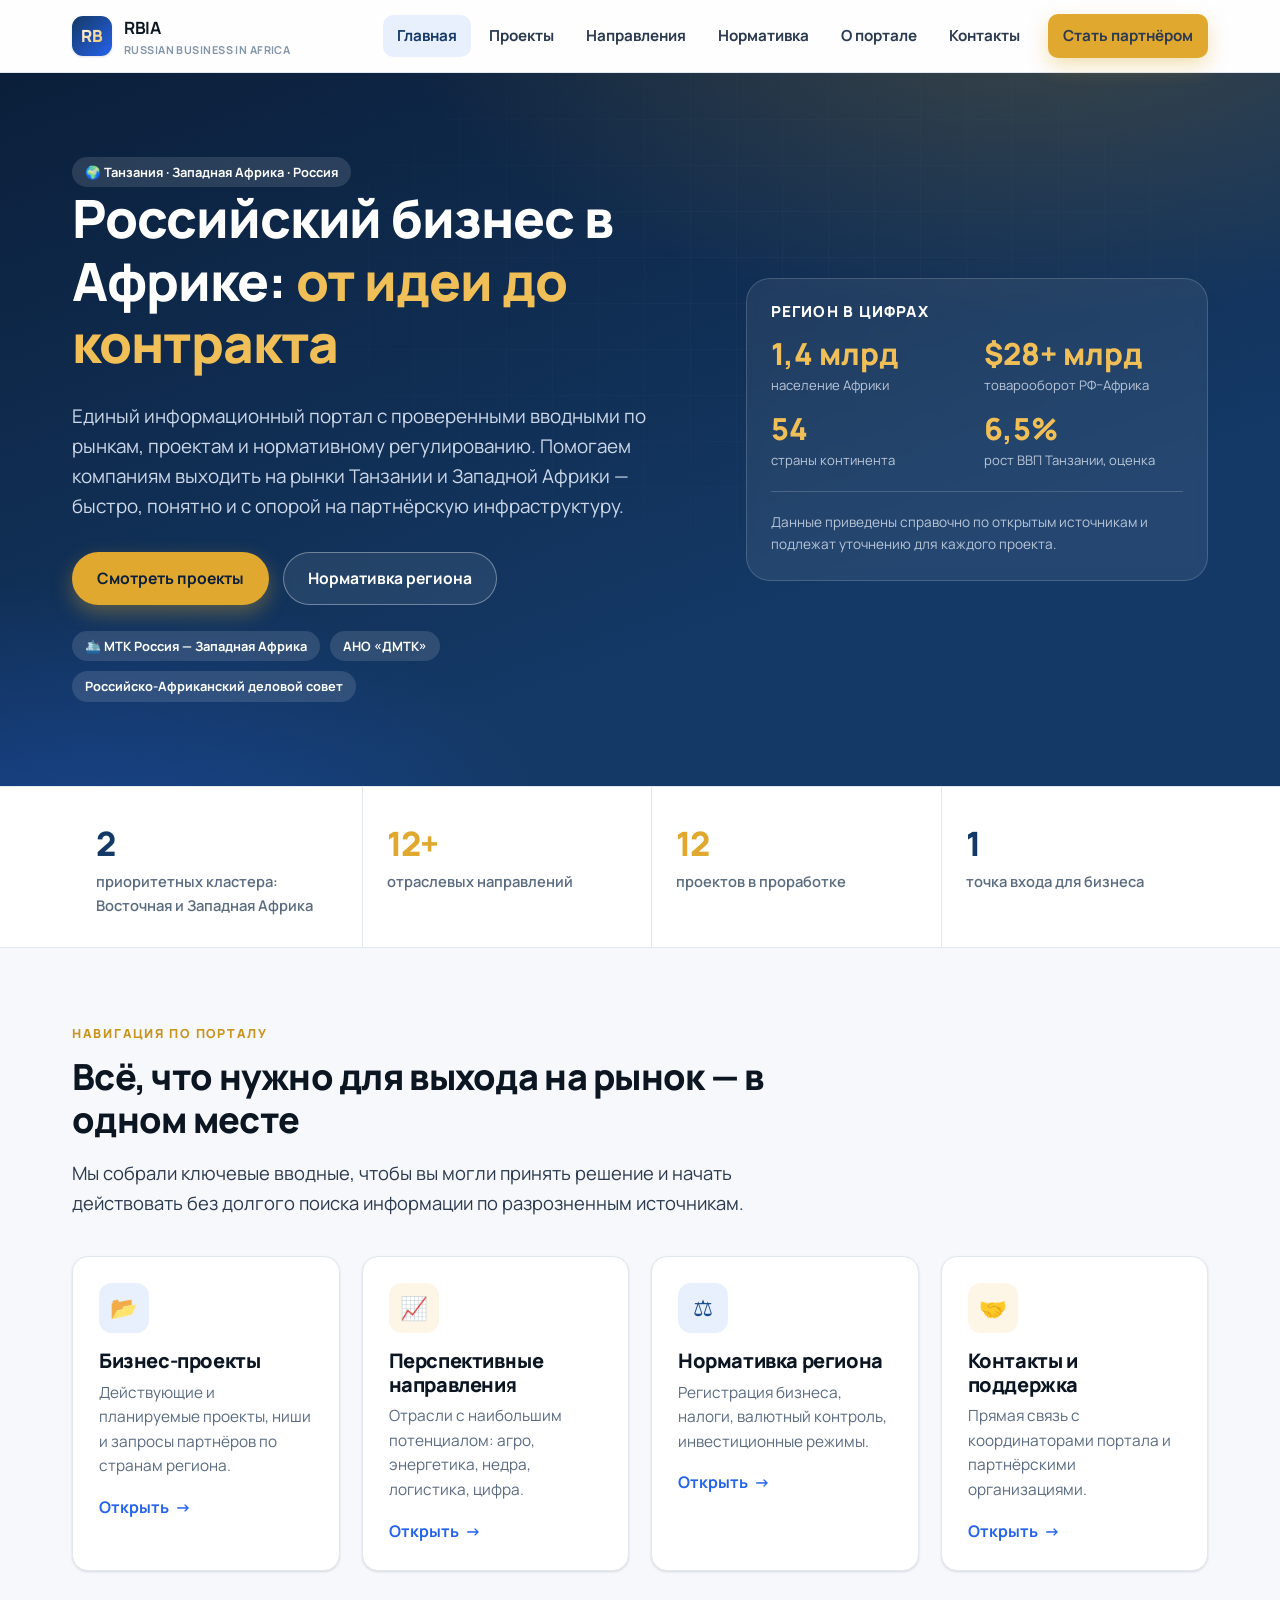
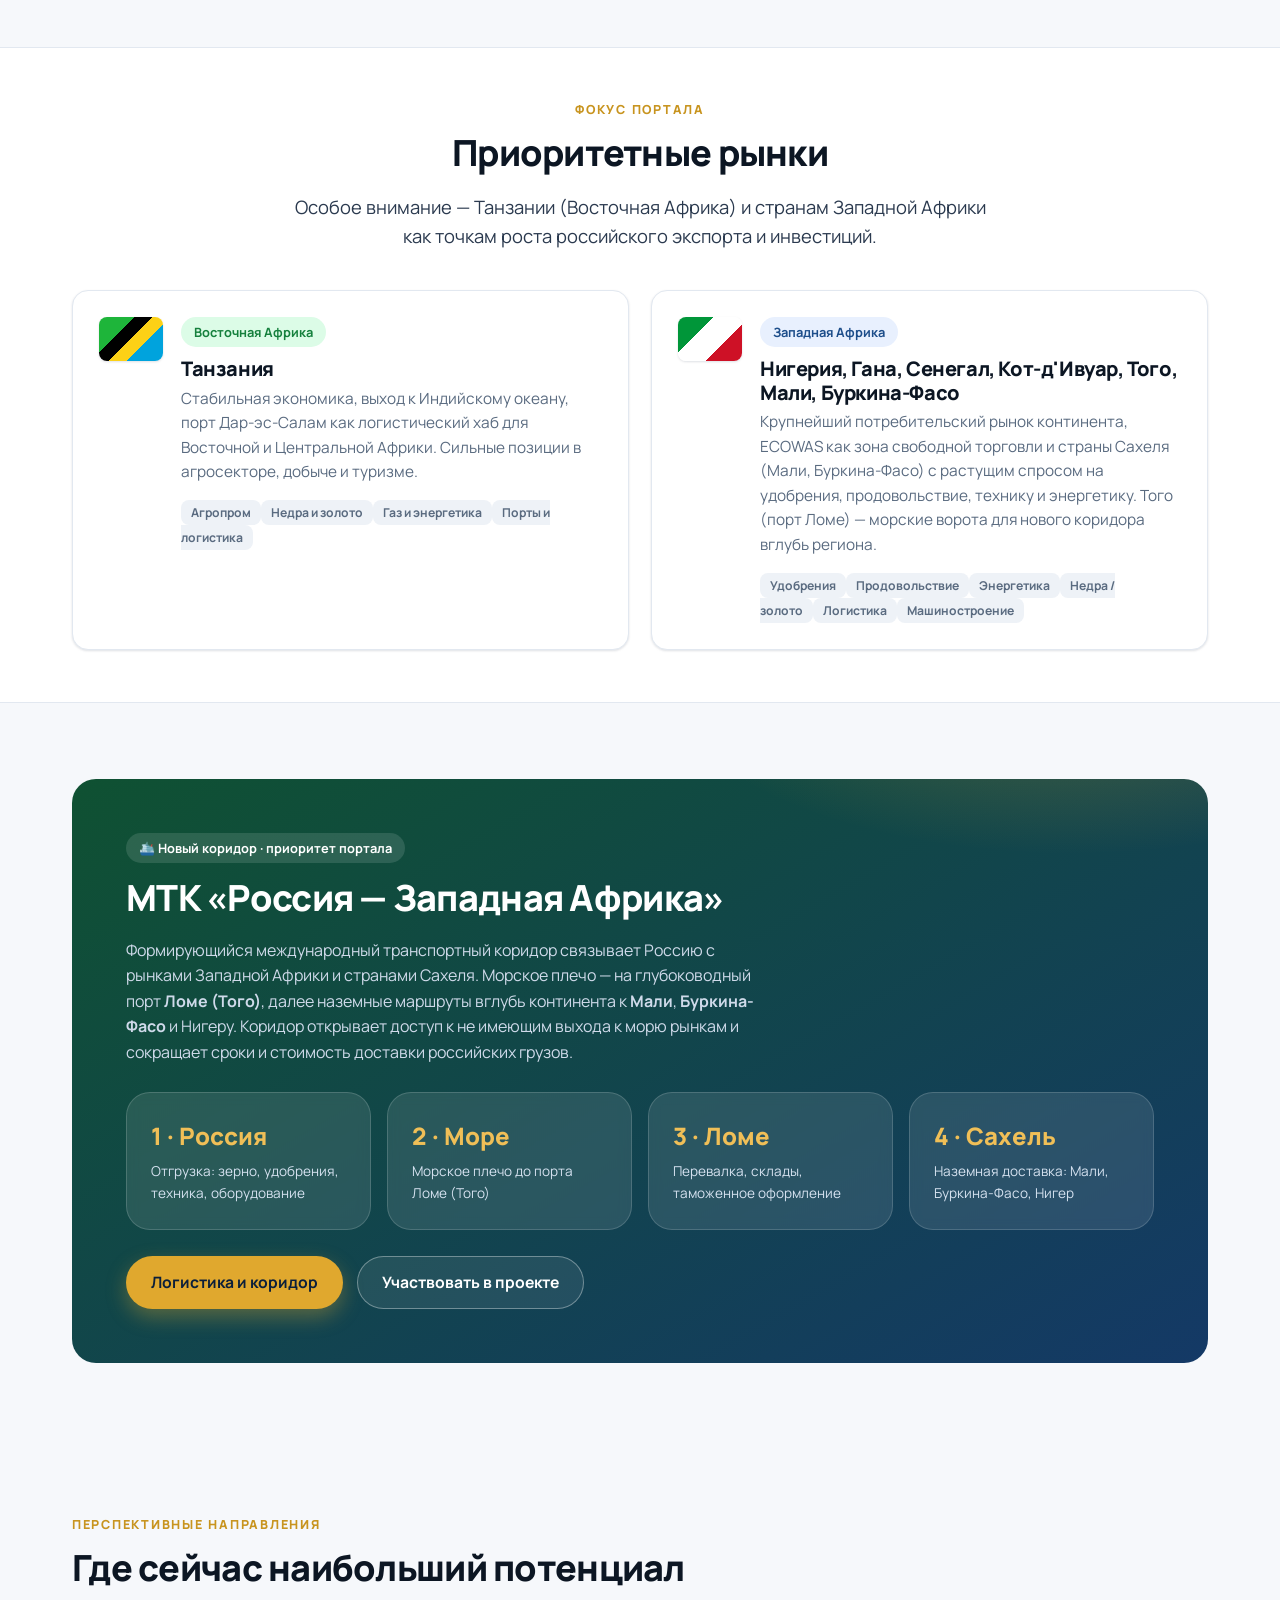
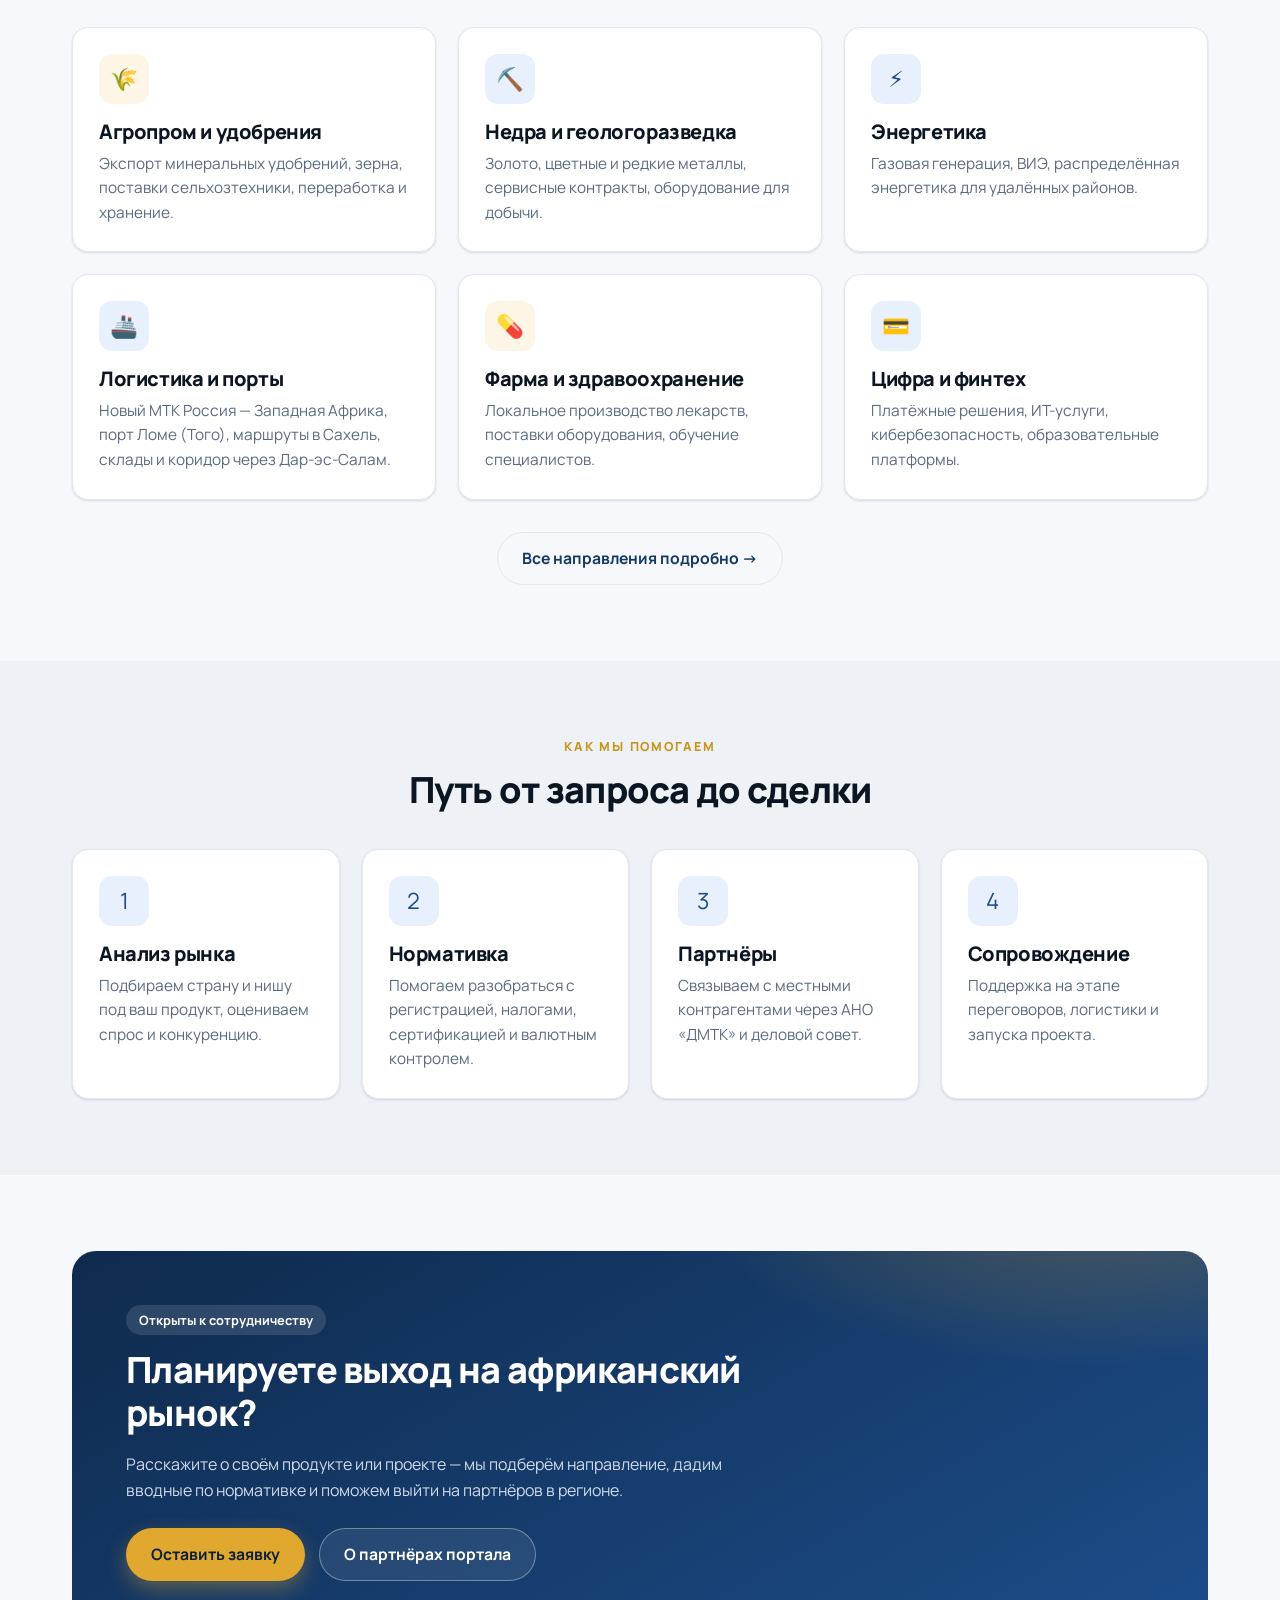
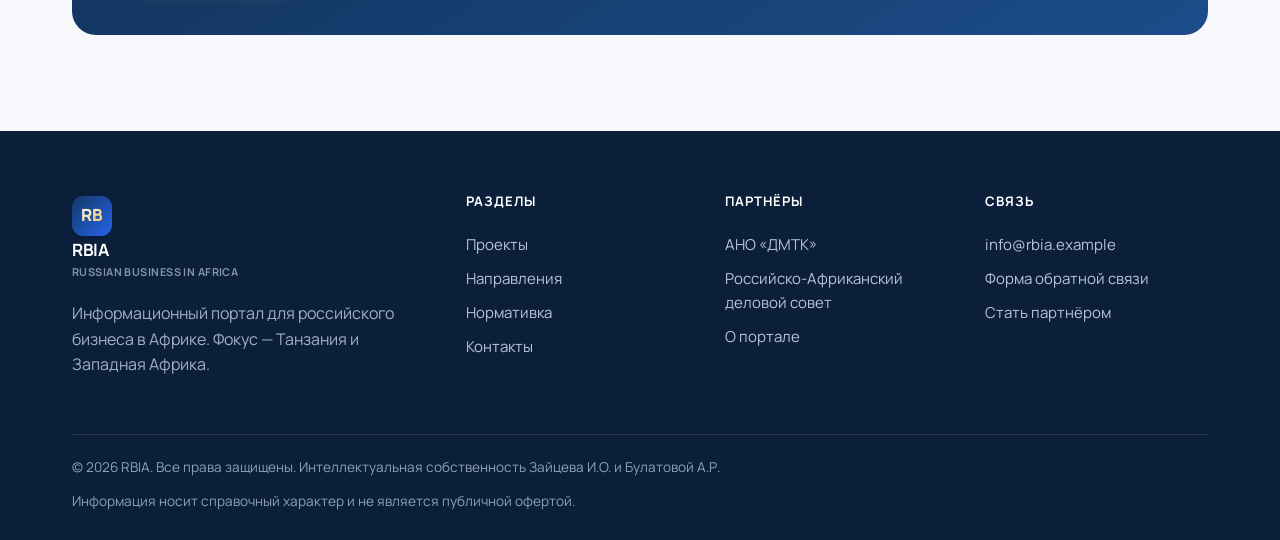
<file: index.html>
<!DOCTYPE html>
<html lang="ru">
<head>
  <meta charset="UTF-8" />
  <meta name="viewport" content="width=device-width, initial-scale=1.0" />
  <title>RBIA — Российский бизнес в Африке | Танзания и Западная Африка</title>
  <meta name="description" content="Информационный портал для российского бизнеса в Африке: проекты, перспективные направления, нормативное регулирование и контакты. Фокус — Танзания и Западная Африка." />
  <link rel="preconnect" href="https://fonts.googleapis.com" />
  <link rel="preconnect" href="https://fonts.gstatic.com" crossorigin />
  <link href="https://fonts.googleapis.com/css2?family=Manrope:wght@400;600;700;800;900&display=swap" rel="stylesheet" />
  <link rel="stylesheet" href="assets/css/styles.css" />
  <link rel="icon" href="data:image/svg+xml,<svg xmlns='http://www.w3.org/2000/svg' viewBox='0 0 100 100'><rect width='100' height='100' rx='22' fill='%23143966'/><text x='50' y='68' font-size='54' text-anchor='middle' fill='%23f0bf57' font-family='Arial' font-weight='bold'>R</text></svg>" />
</head>
<body>

  <!-- ШАПКА -->
  <header class="site-header">
    <div class="container nav">
      <a class="brand" href="index.html">
        <span class="logo"><span>RB</span></span>
        <span><b>RBIA</b><small>Russian Business in Africa</small></span>
      </a>
      <button class="nav-toggle" aria-label="Меню" aria-expanded="false"><span></span><span></span><span></span></button>
      <nav class="nav-links">
        <a href="index.html">Главная</a>
        <a href="projects.html">Проекты</a>
        <a href="sectors.html">Направления</a>
        <a href="regulation.html">Нормативка</a>
        <a href="about.html">О портале</a>
        <a href="contacts.html">Контакты</a>
        <a class="btn btn-primary nav-cta" href="contacts.html">Стать партнёром</a>
      </nav>
    </div>
  </header>

  <!-- HERO -->
  <section class="hero">
    <div class="container">
      <div class="hero-grid">
        <div>
          <span class="chip chip--ghost">🌍 Танзания · Западная Африка · Россия</span>
          <h1>Российский бизнес в Африке: <em>от идеи до контракта</em></h1>
          <p>Единый информационный портал с проверенными вводными по рынкам, проектам и нормативному регулированию. Помогаем компаниям выходить на рынки Танзании и Западной Африки — быстро, понятно и с опорой на партнёрскую инфраструктуру.</p>
          <div class="hero-actions">
            <a class="btn btn-primary" href="projects.html">Смотреть проекты</a>
            <a class="btn btn-ghost" href="regulation.html">Нормативка региона</a>
          </div>
          <div class="hero-meta">
            <span class="chip chip--ghost">🛳️ МТК Россия — Западная Африка</span>
            <span class="chip chip--ghost">АНО «ДМТК»</span>
            <span class="chip chip--ghost">Российско-Африканский деловой совет</span>
          </div>
        </div>
        <aside class="hero-card reveal">
          <h4>Регион в цифрах</h4>
          <div class="hero-stats">
            <div><div class="num">1,4 млрд</div><div class="lbl">население Африки</div></div>
            <div><div class="num">$28+ млрд</div><div class="lbl">товарооборот РФ–Африка</div></div>
            <div><div class="num">54</div><div class="lbl">страны континента</div></div>
            <div><div class="num">6,5%</div><div class="lbl">рост ВВП Танзании, оценка</div></div>
          </div>
          <hr class="divider" style="margin:20px 0;opacity:.2" />
          <p style="color:#b9c6d8;font-size:.85rem;margin:0">Данные приведены справочно по открытым источникам и подлежат уточнению для каждого проекта.</p>
        </aside>
      </div>
    </div>
  </section>

  <!-- СТАТ-ЛЕНТА -->
  <section class="stats-band">
    <div class="container">
      <div class="grid">
        <div class="stat"><div class="num">2</div><div class="lbl">приоритетных кластера: Восточная и Западная Африка</div></div>
        <div class="stat"><div class="num"><span>12+</span></div><div class="lbl">отраслевых направлений</div></div>
        <div class="stat"><div class="num"><span>12</span></div><div class="lbl">проектов в проработке</div></div>
        <div class="stat"><div class="num">1</div><div class="lbl">точка входа для бизнеса</div></div>
      </div>
    </div>
  </section>

  <!-- ЧТО ВНУТРИ -->
  <section class="section">
    <div class="container">
      <div class="section-head">
        <div class="eyebrow">Навигация по порталу</div>
        <h2>Всё, что нужно для выхода на рынок — в одном месте</h2>
        <p class="lead">Мы собрали ключевые вводные, чтобы вы могли принять решение и начать действовать без долгого поиска информации по разрозненным источникам.</p>
      </div>
      <div class="grid cols-4">
        <a class="card reveal" href="projects.html" style="text-decoration:none">
          <div class="ico">📂</div>
          <h3>Бизнес-проекты</h3>
          <p>Действующие и планируемые проекты, ниши и запросы партнёров по странам региона.</p>
          <span class="card-link">Открыть</span>
        </a>
        <a class="card reveal" href="sectors.html" style="text-decoration:none">
          <div class="ico ico--gold">📈</div>
          <h3>Перспективные направления</h3>
          <p>Отрасли с наибольшим потенциалом: агро, энергетика, недра, логистика, цифра.</p>
          <span class="card-link">Открыть</span>
        </a>
        <a class="card reveal" href="regulation.html" style="text-decoration:none">
          <div class="ico">⚖️</div>
          <h3>Нормативка региона</h3>
          <p>Регистрация бизнеса, налоги, валютный контроль, инвестиционные режимы.</p>
          <span class="card-link">Открыть</span>
        </a>
        <a class="card reveal" href="contacts.html" style="text-decoration:none">
          <div class="ico ico--gold">🤝</div>
          <h3>Контакты и поддержка</h3>
          <p>Прямая связь с координаторами портала и партнёрскими организациями.</p>
          <span class="card-link">Открыть</span>
        </a>
      </div>
    </div>
  </section>

  <!-- ПРИОРИТЕТНЫЕ РЫНКИ -->
  <section class="section section--tight" style="background:#fff;border-top:1px solid var(--line);border-bottom:1px solid var(--line)">
    <div class="container">
      <div class="section-head center">
        <div class="eyebrow">Фокус портала</div>
        <h2>Приоритетные рынки</h2>
        <p class="lead" style="margin:0 auto">Особое внимание — Танзании (Восточная Африка) и странам Западной Африки как точкам роста российского экспорта и инвестиций.</p>
      </div>
      <div class="grid cols-2">
        <div class="card reveal">
          <div class="region">
            <div class="flag" style="background:linear-gradient(135deg,#1eb53a 0 33%,#000 33% 50%,#fcd116 50% 66%,#00a3dd 66%)"></div>
            <div>
              <span class="chip chip--green">Восточная Африка</span>
              <h3 style="margin:10px 0 6px">Танзания</h3>
              <p style="margin-bottom:14px">Стабильная экономика, выход к Индийскому океану, порт Дар-эс-Салам как логистический хаб для Восточной и Центральной Африки. Сильные позиции в агросекторе, добыче и туризме.</p>
              <div class="tagrow">
                <span class="tag">Агропром</span><span class="tag">Недра и золото</span><span class="tag">Газ и энергетика</span><span class="tag">Порты и логистика</span>
              </div>
            </div>
          </div>
        </div>
        <div class="card reveal">
          <div class="region">
            <div class="flag" style="background:linear-gradient(135deg,#009639 0 33%,#fff 33% 66%,#ce1126 66%)"></div>
            <div>
              <span class="chip">Западная Африка</span>
              <h3 style="margin:10px 0 6px">Нигерия, Гана, Сенегал, Кот-д'Ивуар, Того, Мали, Буркина-Фасо</h3>
              <p style="margin-bottom:14px">Крупнейший потребительский рынок континента, ECOWAS как зона свободной торговли и страны Сахеля (Мали, Буркина-Фасо) с растущим спросом на удобрения, продовольствие, технику и энергетику. Того (порт Ломе) — морские ворота для нового коридора вглубь региона.</p>
              <div class="tagrow">
                <span class="tag">Удобрения</span><span class="tag">Продовольствие</span><span class="tag">Энергетика</span><span class="tag">Недра / золото</span><span class="tag">Логистика</span><span class="tag">Машиностроение</span>
              </div>
            </div>
          </div>
        </div>
      </div>
    </div>
  </section>

  <!-- МТК РОССИЯ — ЗАПАДНАЯ АФРИКА -->
  <section class="section">
    <div class="container">
      <div class="cta reveal" style="background:radial-gradient(700px 320px at 88% -20%, rgba(224,168,46,.30), transparent 60%), linear-gradient(150deg, #0f5132, #143966);">
        <div style="max-width:64ch">
          <span class="chip chip--ghost">🛳️ Новый коридор · приоритет портала</span>
          <h2 style="margin-top:14px">МТК «Россия — Западная Африка»</h2>
          <p>Формирующийся международный транспортный коридор связывает Россию с рынками Западной Африки и странами Сахеля. Морское плечо — на глубоководный порт <b>Ломе (Того)</b>, далее наземные маршруты вглубь континента к <b>Мали</b>, <b>Буркина-Фасо</b> и Нигеру. Коридор открывает доступ к не имеющим выхода к морю рынкам и сокращает сроки и стоимость доставки российских грузов.</p>
        </div>
        <div class="grid cols-4" style="margin-top:26px;gap:16px">
          <div class="hero-card" style="background:rgba(255,255,255,.10)"><div class="num" style="font-size:1.5rem;font-weight:900;color:var(--gold-400)">1 · Россия</div><div class="lbl" style="color:#d6e2f0;font-size:.85rem;margin-top:6px">Отгрузка: зерно, удобрения, техника, оборудование</div></div>
          <div class="hero-card" style="background:rgba(255,255,255,.10)"><div class="num" style="font-size:1.5rem;font-weight:900;color:var(--gold-400)">2 · Море</div><div class="lbl" style="color:#d6e2f0;font-size:.85rem;margin-top:6px">Морское плечо до порта Ломе (Того)</div></div>
          <div class="hero-card" style="background:rgba(255,255,255,.10)"><div class="num" style="font-size:1.5rem;font-weight:900;color:var(--gold-400)">3 · Ломе</div><div class="lbl" style="color:#d6e2f0;font-size:.85rem;margin-top:6px">Перевалка, склады, таможенное оформление</div></div>
          <div class="hero-card" style="background:rgba(255,255,255,.10)"><div class="num" style="font-size:1.5rem;font-weight:900;color:var(--gold-400)">4 · Сахель</div><div class="lbl" style="color:#d6e2f0;font-size:.85rem;margin-top:6px">Наземная доставка: Мали, Буркина-Фасо, Нигер</div></div>
        </div>
        <div class="cta-actions" style="margin-top:26px">
          <a class="btn btn-primary" href="sectors.html">Логистика и коридор</a>
          <a class="btn btn-ghost" href="contacts.html">Участвовать в проекте</a>
        </div>
      </div>
    </div>
  </section>

  <!-- НАПРАВЛЕНИЯ КРАТКО -->
  <section class="section">
    <div class="container">
      <div class="section-head">
        <div class="eyebrow">Перспективные направления</div>
        <h2>Где сейчас наибольший потенциал</h2>
      </div>
      <div class="grid cols-3">
        <div class="card sector reveal"><div class="ico ico--gold">🌾</div><h3>Агропром и удобрения</h3><p>Экспорт минеральных удобрений, зерна, поставки сельхозтехники, переработка и хранение.</p></div>
        <div class="card sector reveal"><div class="ico">⛏️</div><h3>Недра и геологоразведка</h3><p>Золото, цветные и редкие металлы, сервисные контракты, оборудование для добычи.</p></div>
        <div class="card sector reveal"><div class="ico">⚡</div><h3>Энергетика</h3><p>Газовая генерация, ВИЭ, распределённая энергетика для удалённых районов.</p></div>
        <div class="card sector reveal"><div class="ico">🚢</div><h3>Логистика и порты</h3><p>Новый МТК Россия — Западная Африка, порт Ломе (Того), маршруты в Сахель, склады и коридор через Дар-эс-Салам.</p></div>
        <div class="card sector reveal"><div class="ico ico--gold">💊</div><h3>Фарма и здравоохранение</h3><p>Локальное производство лекарств, поставки оборудования, обучение специалистов.</p></div>
        <div class="card sector reveal"><div class="ico">💳</div><h3>Цифра и финтех</h3><p>Платёжные решения, ИТ-услуги, кибербезопасность, образовательные платформы.</p></div>
      </div>
      <div class="center" style="margin-top:32px">
        <a class="btn btn-line" href="sectors.html">Все направления подробно →</a>
      </div>
    </div>
  </section>

  <!-- КАК РАБОТАЕМ -->
  <section class="section" style="background:var(--paper-3)">
    <div class="container">
      <div class="section-head center">
        <div class="eyebrow">Как мы помогаем</div>
        <h2>Путь от запроса до сделки</h2>
      </div>
      <div class="grid cols-4">
        <div class="card reveal"><div class="ico">1</div><h3>Анализ рынка</h3><p>Подбираем страну и нишу под ваш продукт, оцениваем спрос и конкуренцию.</p></div>
        <div class="card reveal"><div class="ico">2</div><h3>Нормативка</h3><p>Помогаем разобраться с регистрацией, налогами, сертификацией и валютным контролем.</p></div>
        <div class="card reveal"><div class="ico">3</div><h3>Партнёры</h3><p>Связываем с местными контрагентами через АНО «ДМТК» и деловой совет.</p></div>
        <div class="card reveal"><div class="ico">4</div><h3>Сопровождение</h3><p>Поддержка на этапе переговоров, логистики и запуска проекта.</p></div>
      </div>
    </div>
  </section>

  <!-- CTA -->
  <section class="section">
    <div class="container">
      <div class="cta reveal">
        <div style="max-width:62ch">
          <span class="chip chip--ghost">Открыты к сотрудничеству</span>
          <h2 style="margin-top:14px">Планируете выход на африканский рынок?</h2>
          <p>Расскажите о своём продукте или проекте — мы подберём направление, дадим вводные по нормативке и поможем выйти на партнёров в регионе.</p>
          <div class="cta-actions">
            <a class="btn btn-primary" href="contacts.html">Оставить заявку</a>
            <a class="btn btn-ghost" href="about.html">О партнёрах портала</a>
          </div>
        </div>
      </div>
    </div>
  </section>

  <!-- ПОДВАЛ -->
  <footer class="site-footer">
    <div class="container">
      <div class="footer-grid">
        <div>
          <a class="brand" href="index.html" style="margin-bottom:16px">
            <span class="logo"><span>RB</span></span>
            <span><b>RBIA</b><small>Russian Business in Africa</small></span>
          </a>
          <p style="color:#9fb0c7;max-width:34ch">Информационный портал для российского бизнеса в Африке. Фокус — Танзания и Западная Африка.</p>
        </div>
        <div>
          <h5>Разделы</h5>
          <a href="projects.html">Проекты</a>
          <a href="sectors.html">Направления</a>
          <a href="regulation.html">Нормативка</a>
          <a href="contacts.html">Контакты</a>
        </div>
        <div>
          <h5>Партнёры</h5>
          <a href="about.html">АНО «ДМТК»</a>
          <a href="about.html">Российско-Африканский деловой совет</a>
          <a href="about.html">О портале</a>
        </div>
        <div>
          <h5>Связь</h5>
          <a href="mailto:info@rbia.example">info@rbia.example</a>
          <a href="contacts.html">Форма обратной связи</a>
          <a href="contacts.html">Стать партнёром</a>
        </div>
      </div>
      <div class="footer-bottom">
        <span>© <span data-year>2026</span> RBIA. Все права защищены. Интеллектуальная собственность Зайцева И.О. и Булатовой А.Р.</span>
        <span>Информация носит справочный характер и не является публичной офертой.</span>
      </div>
    </div>
  </footer>

  <script src="assets/js/main.js"></script>
</body>
</html>
</file>
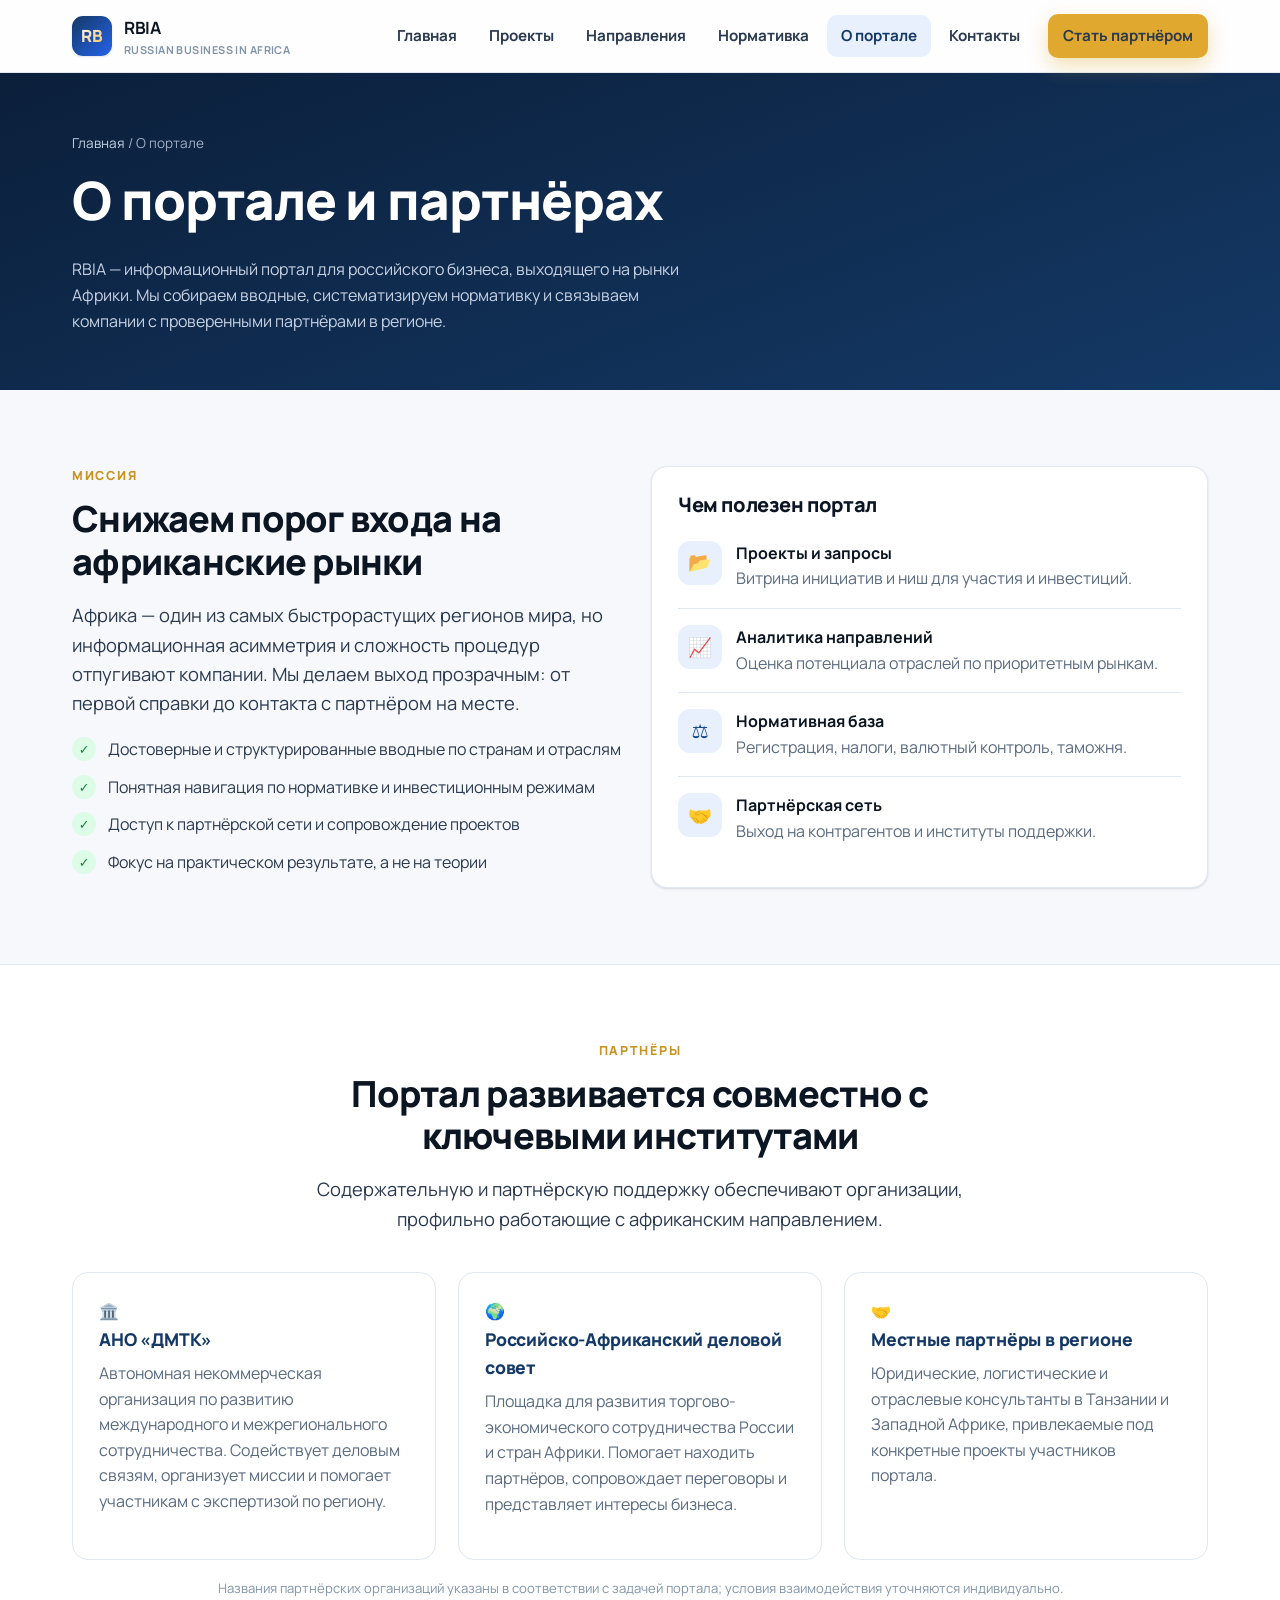
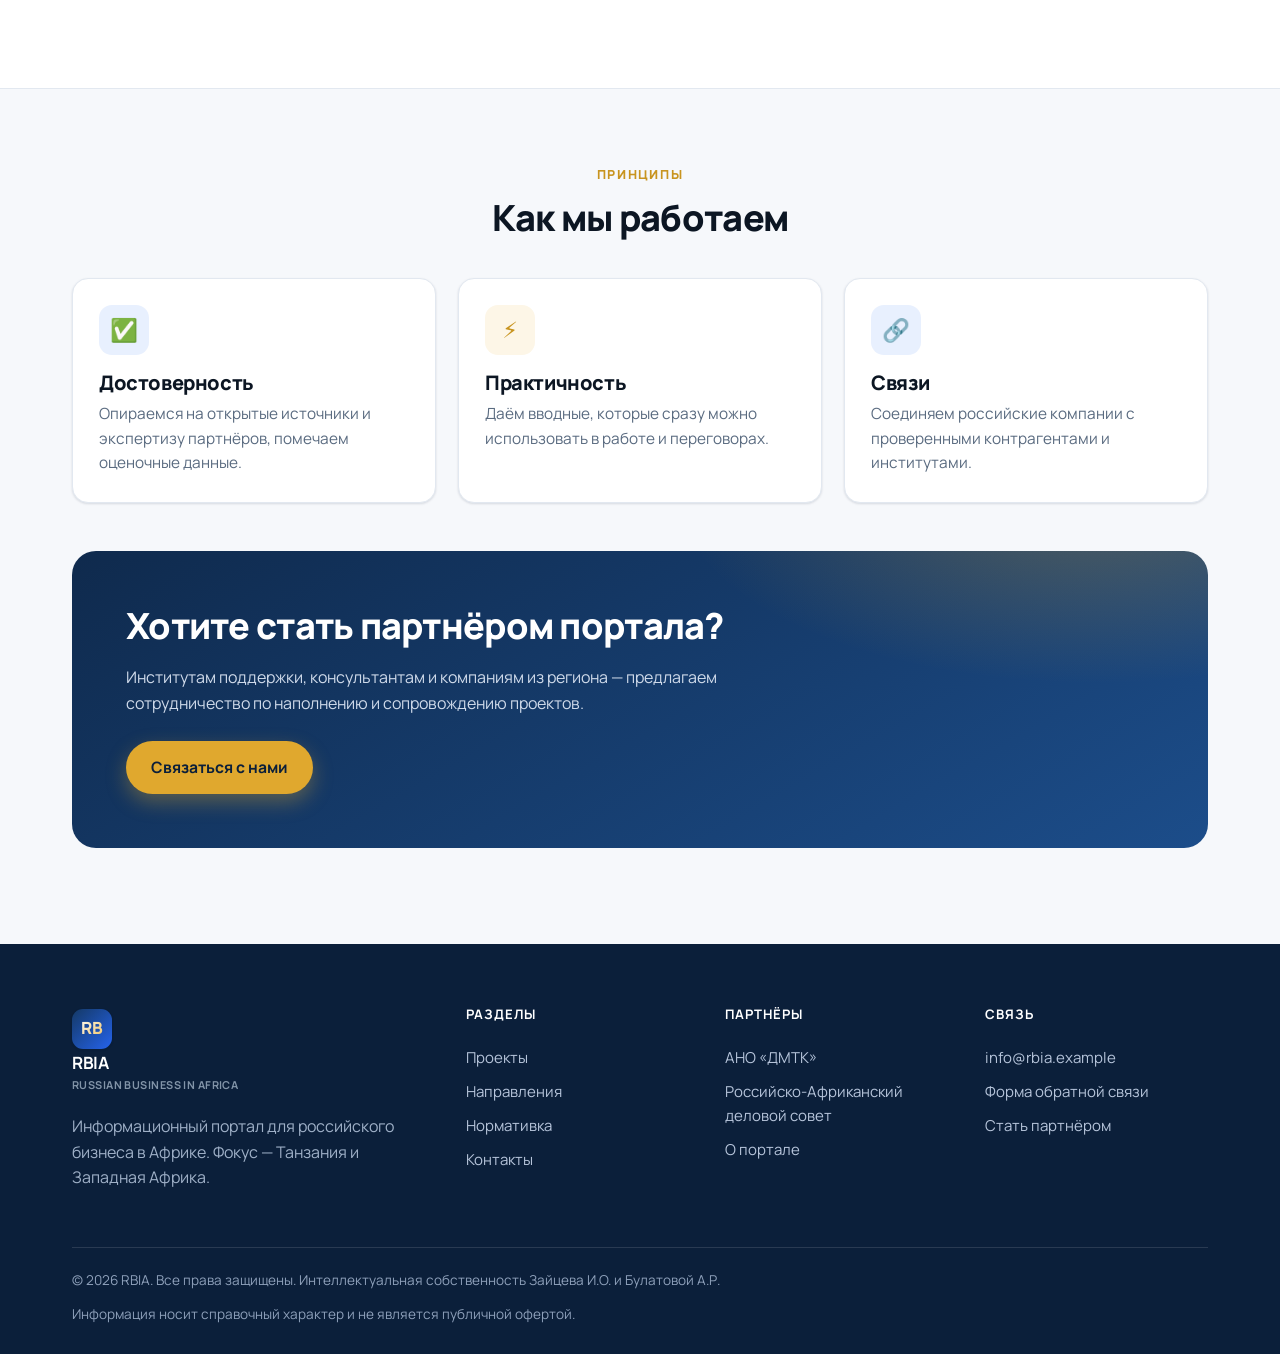
<file: about.html>
<!DOCTYPE html>
<html lang="ru">
<head>
  <meta charset="UTF-8" />
  <meta name="viewport" content="width=device-width, initial-scale=1.0" />
  <title>О портале и партнёрах | RBIA — Российский бизнес в Африке</title>
  <meta name="description" content="О портале RBIA и его партнёрах: АНО «ДМТК» и Российско-Африканский деловой совет. Миссия, задачи и принципы работы." />
  <link rel="preconnect" href="https://fonts.googleapis.com" />
  <link rel="preconnect" href="https://fonts.gstatic.com" crossorigin />
  <link href="https://fonts.googleapis.com/css2?family=Manrope:wght@400;600;700;800;900&display=swap" rel="stylesheet" />
  <link rel="stylesheet" href="assets/css/styles.css" />
  <link rel="icon" href="data:image/svg+xml,<svg xmlns='http://www.w3.org/2000/svg' viewBox='0 0 100 100'><rect width='100' height='100' rx='22' fill='%23143966'/><text x='50' y='68' font-size='54' text-anchor='middle' fill='%23f0bf57' font-family='Arial' font-weight='bold'>R</text></svg>" />
</head>
<body>

  <header class="site-header">
    <div class="container nav">
      <a class="brand" href="index.html"><span class="logo"><span>RB</span></span><span><b>RBIA</b><small>Russian Business in Africa</small></span></a>
      <button class="nav-toggle" aria-label="Меню" aria-expanded="false"><span></span><span></span><span></span></button>
      <nav class="nav-links">
        <a href="index.html">Главная</a>
        <a href="projects.html">Проекты</a>
        <a href="sectors.html">Направления</a>
        <a href="regulation.html">Нормативка</a>
        <a href="about.html">О портале</a>
        <a href="contacts.html">Контакты</a>
        <a class="btn btn-primary nav-cta" href="contacts.html">Стать партнёром</a>
      </nav>
    </div>
  </header>

  <section class="page-hero">
    <div class="container">
      <div class="crumbs"><a href="index.html">Главная</a> / О портале</div>
      <h1>О портале и партнёрах</h1>
      <p>RBIA — информационный портал для российского бизнеса, выходящего на рынки Африки. Мы собираем вводные, систематизируем нормативку и связываем компании с проверенными партнёрами в регионе.</p>
    </div>
  </section>

  <section class="section">
    <div class="container">
      <div class="grid cols-2" style="align-items:start">
        <div class="reveal">
          <div class="eyebrow">Миссия</div>
          <h2>Снижаем порог входа на африканские рынки</h2>
          <p class="lead">Африка — один из самых быстрорастущих регионов мира, но информационная асимметрия и сложность процедур отпугивают компании. Мы делаем выход прозрачным: от первой справки до контакта с партнёром на месте.</p>
          <ul class="checklist" style="margin-top:18px">
            <li>Достоверные и структурированные вводные по странам и отраслям</li>
            <li>Понятная навигация по нормативке и инвестиционным режимам</li>
            <li>Доступ к партнёрской сети и сопровождение проектов</li>
            <li>Фокус на практическом результате, а не на теории</li>
          </ul>
        </div>
        <div class="card reveal">
          <h3>Чем полезен портал</h3>
          <div class="contact-line"><div class="ci">📂</div><div><b>Проекты и запросы</b><span class="muted">Витрина инициатив и ниш для участия и инвестиций.</span></div></div>
          <div class="contact-line"><div class="ci">📈</div><div><b>Аналитика направлений</b><span class="muted">Оценка потенциала отраслей по приоритетным рынкам.</span></div></div>
          <div class="contact-line"><div class="ci">⚖️</div><div><b>Нормативная база</b><span class="muted">Регистрация, налоги, валютный контроль, таможня.</span></div></div>
          <div class="contact-line"><div class="ci">🤝</div><div><b>Партнёрская сеть</b><span class="muted">Выход на контрагентов и институты поддержки.</span></div></div>
        </div>
      </div>
    </div>
  </section>

  <section class="section" style="background:#fff;border-top:1px solid var(--line);border-bottom:1px solid var(--line)">
    <div class="container">
      <div class="section-head center">
        <div class="eyebrow">Партнёры</div>
        <h2>Портал развивается совместно с ключевыми институтами</h2>
        <p class="lead" style="margin:0 auto">Содержательную и партнёрскую поддержку обеспечивают организации, профильно работающие с африканским направлением.</p>
      </div>
      <div class="partners">
        <div class="partner reveal">
          <div class="ico ico--gold">🏛️</div>
          <div class="pl">АНО «ДМТК»</div>
          <p class="muted" style="margin-top:8px">Автономная некоммерческая организация по развитию международного и межрегионального сотрудничества. Содействует деловым связям, организует миссии и помогает участникам с экспертизой по региону.</p>
        </div>
        <div class="partner reveal">
          <div class="ico">🌍</div>
          <div class="pl">Российско-Африканский деловой совет</div>
          <p class="muted" style="margin-top:8px">Площадка для развития торгово-экономического сотрудничества России и стран Африки. Помогает находить партнёров, сопровождает переговоры и представляет интересы бизнеса.</p>
        </div>
        <div class="partner reveal">
          <div class="ico">🤝</div>
          <div class="pl">Местные партнёры в регионе</div>
          <p class="muted" style="margin-top:8px">Юридические, логистические и отраслевые консультанты в Танзании и Западной Африке, привлекаемые под конкретные проекты участников портала.</p>
        </div>
      </div>
      <p class="form-note center" style="margin-top:18px">Названия партнёрских организаций указаны в соответствии с задачей портала; условия взаимодействия уточняются индивидуально.</p>
    </div>
  </section>

  <section class="section">
    <div class="container">
      <div class="section-head center">
        <div class="eyebrow">Принципы</div>
        <h2>Как мы работаем</h2>
      </div>
      <div class="grid cols-3">
        <div class="card reveal"><div class="ico">✅</div><h3>Достоверность</h3><p>Опираемся на открытые источники и экспертизу партнёров, помечаем оценочные данные.</p></div>
        <div class="card reveal"><div class="ico ico--gold">⚡</div><h3>Практичность</h3><p>Даём вводные, которые сразу можно использовать в работе и переговорах.</p></div>
        <div class="card reveal"><div class="ico">🔗</div><h3>Связи</h3><p>Соединяем российские компании с проверенными контрагентами и институтами.</p></div>
      </div>
      <div class="cta reveal" style="margin-top:48px">
        <div style="max-width:60ch">
          <h2>Хотите стать партнёром портала?</h2>
          <p>Институтам поддержки, консультантам и компаниям из региона — предлагаем сотрудничество по наполнению и сопровождению проектов.</p>
          <div class="cta-actions"><a class="btn btn-primary" href="contacts.html">Связаться с нами</a></div>
        </div>
      </div>
    </div>
  </section>

  <footer class="site-footer">
    <div class="container">
      <div class="footer-grid">
        <div><a class="brand" href="index.html" style="margin-bottom:16px"><span class="logo"><span>RB</span></span><span><b>RBIA</b><small>Russian Business in Africa</small></span></a><p style="color:#9fb0c7;max-width:34ch">Информационный портал для российского бизнеса в Африке. Фокус — Танзания и Западная Африка.</p></div>
        <div><h5>Разделы</h5><a href="projects.html">Проекты</a><a href="sectors.html">Направления</a><a href="regulation.html">Нормативка</a><a href="contacts.html">Контакты</a></div>
        <div><h5>Партнёры</h5><a href="about.html">АНО «ДМТК»</a><a href="about.html">Российско-Африканский деловой совет</a><a href="about.html">О портале</a></div>
        <div><h5>Связь</h5><a href="mailto:info@rbia.example">info@rbia.example</a><a href="contacts.html">Форма обратной связи</a><a href="contacts.html">Стать партнёром</a></div>
      </div>
      <div class="footer-bottom"><span>© <span data-year>2026</span> RBIA. Все права защищены. Интеллектуальная собственность Зайцева И.О. и Булатовой А.Р.</span><span>Информация носит справочный характер и не является публичной офертой.</span></div>
    </div>
  </footer>

  <script src="assets/js/main.js"></script>
</body>
</html>
</file>
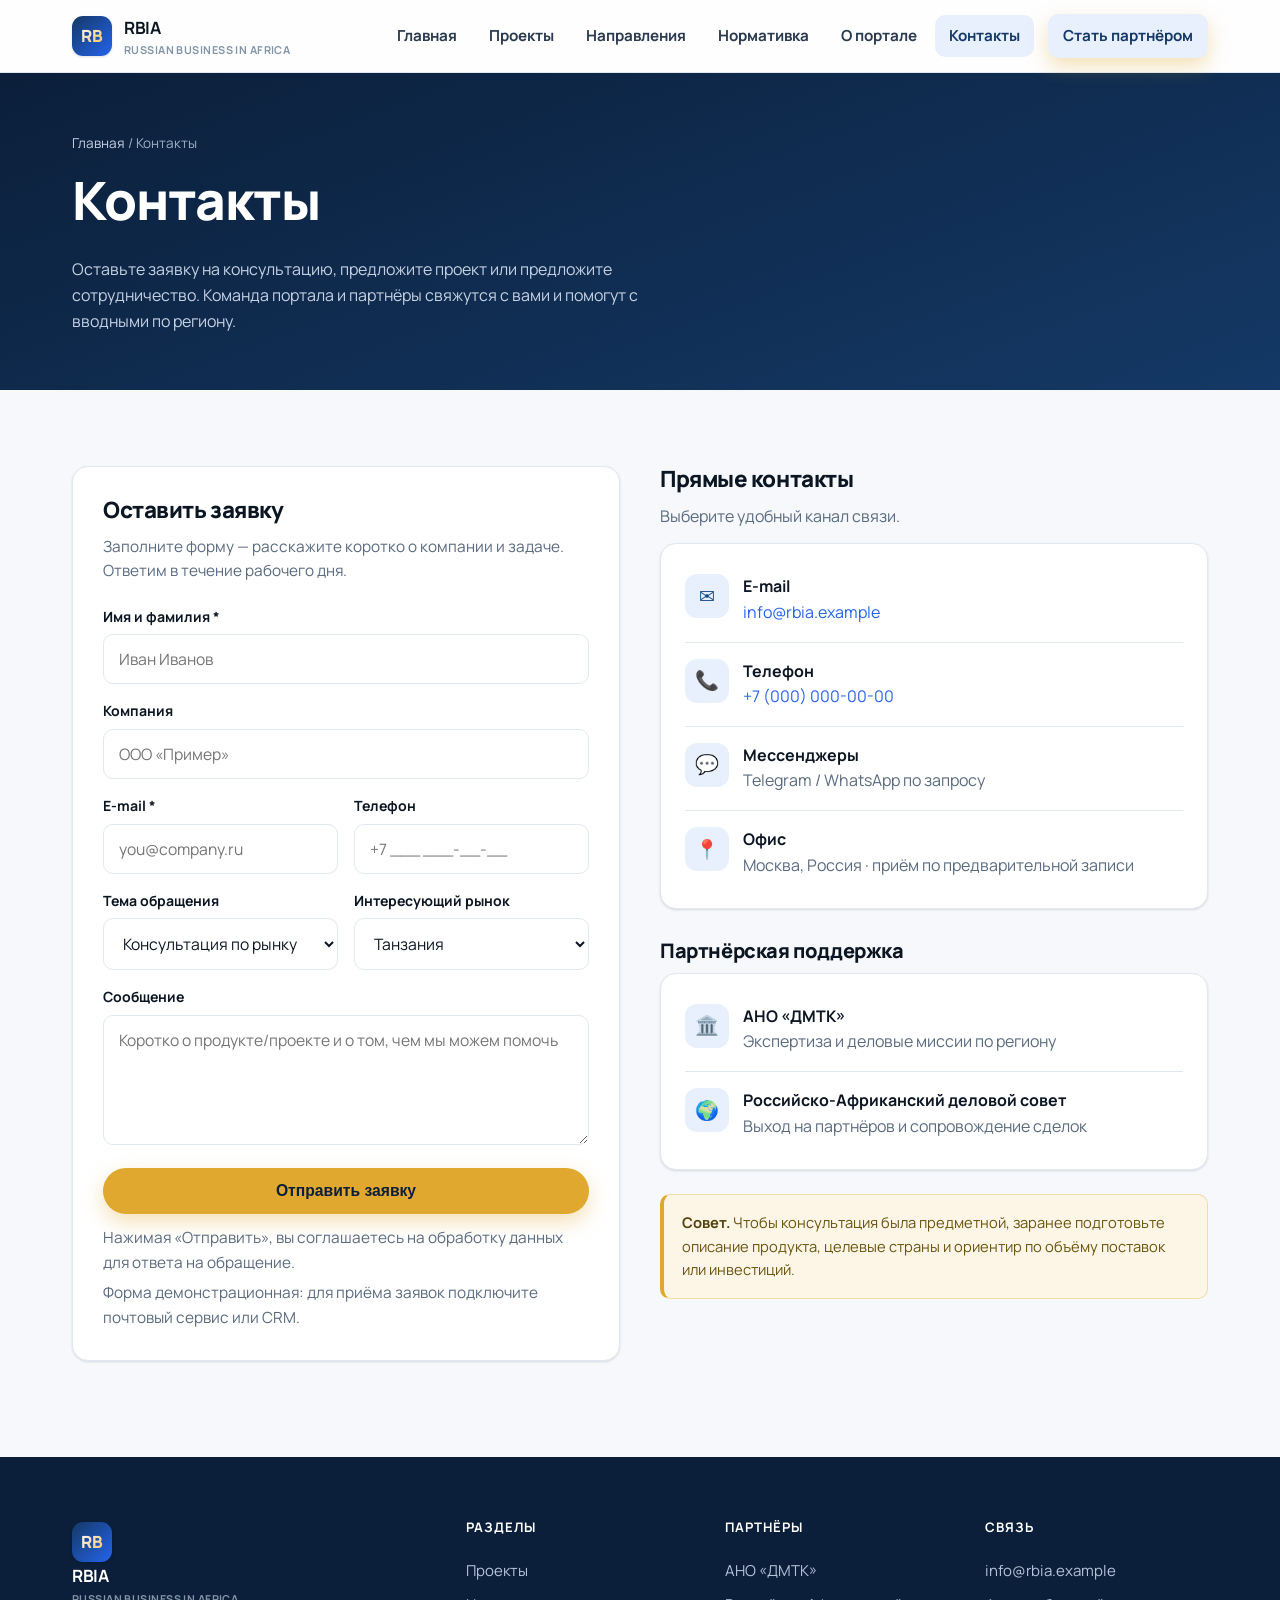
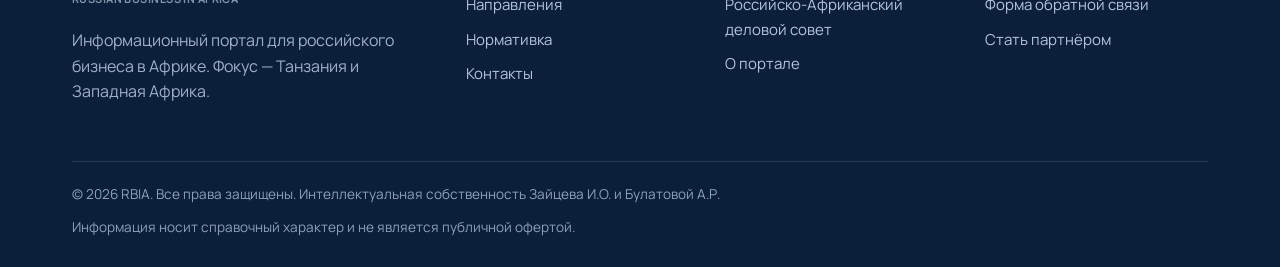
<file: contacts.html>
<!DOCTYPE html>
<html lang="ru">
<head>
  <meta charset="UTF-8" />
  <meta name="viewport" content="width=device-width, initial-scale=1.0" />
  <title>Контакты | RBIA — Российский бизнес в Африке</title>
  <meta name="description" content="Свяжитесь с командой портала RBIA: оставьте заявку на консультацию, предложите проект или станьте партнёром. Фокус — Танзания и Западная Африка." />
  <link rel="preconnect" href="https://fonts.googleapis.com" />
  <link rel="preconnect" href="https://fonts.gstatic.com" crossorigin />
  <link href="https://fonts.googleapis.com/css2?family=Manrope:wght@400;600;700;800;900&display=swap" rel="stylesheet" />
  <link rel="stylesheet" href="assets/css/styles.css" />
  <link rel="icon" href="data:image/svg+xml,<svg xmlns='http://www.w3.org/2000/svg' viewBox='0 0 100 100'><rect width='100' height='100' rx='22' fill='%23143966'/><text x='50' y='68' font-size='54' text-anchor='middle' fill='%23f0bf57' font-family='Arial' font-weight='bold'>R</text></svg>" />
</head>
<body>

  <header class="site-header">
    <div class="container nav">
      <a class="brand" href="index.html"><span class="logo"><span>RB</span></span><span><b>RBIA</b><small>Russian Business in Africa</small></span></a>
      <button class="nav-toggle" aria-label="Меню" aria-expanded="false"><span></span><span></span><span></span></button>
      <nav class="nav-links">
        <a href="index.html">Главная</a>
        <a href="projects.html">Проекты</a>
        <a href="sectors.html">Направления</a>
        <a href="regulation.html">Нормативка</a>
        <a href="about.html">О портале</a>
        <a href="contacts.html">Контакты</a>
        <a class="btn btn-primary nav-cta" href="contacts.html">Стать партнёром</a>
      </nav>
    </div>
  </header>

  <section class="page-hero">
    <div class="container">
      <div class="crumbs"><a href="index.html">Главная</a> / Контакты</div>
      <h1>Контакты</h1>
      <p>Оставьте заявку на консультацию, предложите проект или предложите сотрудничество. Команда портала и партнёры свяжутся с вами и помогут с вводными по региону.</p>
    </div>
  </section>

  <section class="section">
    <div class="container">
      <div class="contact-grid">

        <!-- Форма -->
        <div class="card reveal" style="padding:30px">
          <h2 style="font-size:1.4rem">Оставить заявку</h2>
          <p class="muted" style="margin-bottom:22px">Заполните форму — расскажите коротко о компании и задаче. Ответим в течение рабочего дня.</p>
          <form data-contact-form novalidate>
            <div class="field">
              <label for="name">Имя и фамилия *</label>
              <input id="name" name="name" type="text" required placeholder="Иван Иванов" />
            </div>
            <div class="field">
              <label for="company">Компания</label>
              <input id="company" name="company" type="text" placeholder="ООО «Пример»" />
            </div>
            <div class="grid cols-2" style="gap:16px">
              <div class="field">
                <label for="email">E-mail *</label>
                <input id="email" name="email" type="email" required placeholder="you@company.ru" />
              </div>
              <div class="field">
                <label for="phone">Телефон</label>
                <input id="phone" name="phone" type="tel" placeholder="+7 ___ ___-__-__" />
              </div>
            </div>
            <div class="grid cols-2" style="gap:16px">
              <div class="field">
                <label for="topic">Тема обращения</label>
                <select id="topic" name="topic">
                  <option>Консультация по рынку</option>
                  <option>Предложить проект</option>
                  <option>Нормативка по стране</option>
                  <option>Партнёрство с порталом</option>
                  <option>Другое</option>
                </select>
              </div>
              <div class="field">
                <label for="region">Интересующий рынок</label>
                <select id="region" name="region">
                  <option>Танзания</option>
                  <option>Нигерия</option>
                  <option>Гана</option>
                  <option>Сенегал</option>
                  <option>Кот-д'Ивуар</option>
                  <option>Того</option>
                  <option>Мали</option>
                  <option>Буркина-Фасо</option>
                  <option>МТК Россия — Западная Африка (логистика)</option>
                  <option>Западная Африка (в целом)</option>
                  <option>Ещё не определились</option>
                </select>
              </div>
            </div>
            <div class="field">
              <label for="message">Сообщение</label>
              <textarea id="message" name="message" placeholder="Коротко о продукте/проекте и о том, чем мы можем помочь"></textarea>
            </div>
            <button class="btn btn-primary" type="submit" style="width:100%;justify-content:center">Отправить заявку</button>
            <p class="form-note" style="margin-top:12px">Нажимая «Отправить», вы соглашаетесь на обработку данных для ответа на обращение.</p>
            <div class="form-ok hidden">✓ Спасибо! Заявка отправлена. Мы свяжемся с вами в ближайшее время.</div>
          </form>
          <p class="form-note" style="margin-top:6px">Форма демонстрационная: для приёма заявок подключите почтовый сервис или CRM.</p>
        </div>

        <!-- Контактные данные -->
        <div class="reveal">
          <h2 style="font-size:1.4rem">Прямые контакты</h2>
          <p class="muted" style="margin-bottom:14px">Выберите удобный канал связи.</p>
          <div class="card" style="padding:14px 24px">
            <div class="contact-line"><div class="ci">✉️</div><div><b>E-mail</b><a href="mailto:info@rbia.example">info@rbia.example</a></div></div>
            <div class="contact-line"><div class="ci">📞</div><div><b>Телефон</b><a href="tel:+70000000000">+7 (000) 000-00-00</a></div></div>
            <div class="contact-line"><div class="ci">💬</div><div><b>Мессенджеры</b><span class="muted">Telegram / WhatsApp по запросу</span></div></div>
            <div class="contact-line"><div class="ci">📍</div><div><b>Офис</b><span class="muted">Москва, Россия · приём по предварительной записи</span></div></div>
          </div>

          <h3 style="margin-top:30px">Партнёрская поддержка</h3>
          <div class="card" style="padding:14px 24px">
            <div class="contact-line"><div class="ci">🏛️</div><div><b>АНО «ДМТК»</b><span class="muted">Экспертиза и деловые миссии по региону</span></div></div>
            <div class="contact-line"><div class="ci">🌍</div><div><b>Российско-Африканский деловой совет</b><span class="muted">Выход на партнёров и сопровождение сделок</span></div></div>
          </div>

          <div class="note" style="margin-top:24px">
            <b>Совет.</b> Чтобы консультация была предметной, заранее подготовьте описание продукта, целевые страны и ориентир по объёму поставок или инвестиций.
          </div>
        </div>

      </div>
    </div>
  </section>

  <footer class="site-footer">
    <div class="container">
      <div class="footer-grid">
        <div><a class="brand" href="index.html" style="margin-bottom:16px"><span class="logo"><span>RB</span></span><span><b>RBIA</b><small>Russian Business in Africa</small></span></a><p style="color:#9fb0c7;max-width:34ch">Информационный портал для российского бизнеса в Африке. Фокус — Танзания и Западная Африка.</p></div>
        <div><h5>Разделы</h5><a href="projects.html">Проекты</a><a href="sectors.html">Направления</a><a href="regulation.html">Нормативка</a><a href="contacts.html">Контакты</a></div>
        <div><h5>Партнёры</h5><a href="about.html">АНО «ДМТК»</a><a href="about.html">Российско-Африканский деловой совет</a><a href="about.html">О портале</a></div>
        <div><h5>Связь</h5><a href="mailto:info@rbia.example">info@rbia.example</a><a href="contacts.html">Форма обратной связи</a><a href="contacts.html">Стать партнёром</a></div>
      </div>
      <div class="footer-bottom"><span>© <span data-year>2026</span> RBIA. Все права защищены. Интеллектуальная собственность Зайцева И.О. и Булатовой А.Р.</span><span>Информация носит справочный характер и не является публичной офертой.</span></div>
    </div>
  </footer>

  <script src="assets/js/main.js"></script>
</body>
</html>
</file>
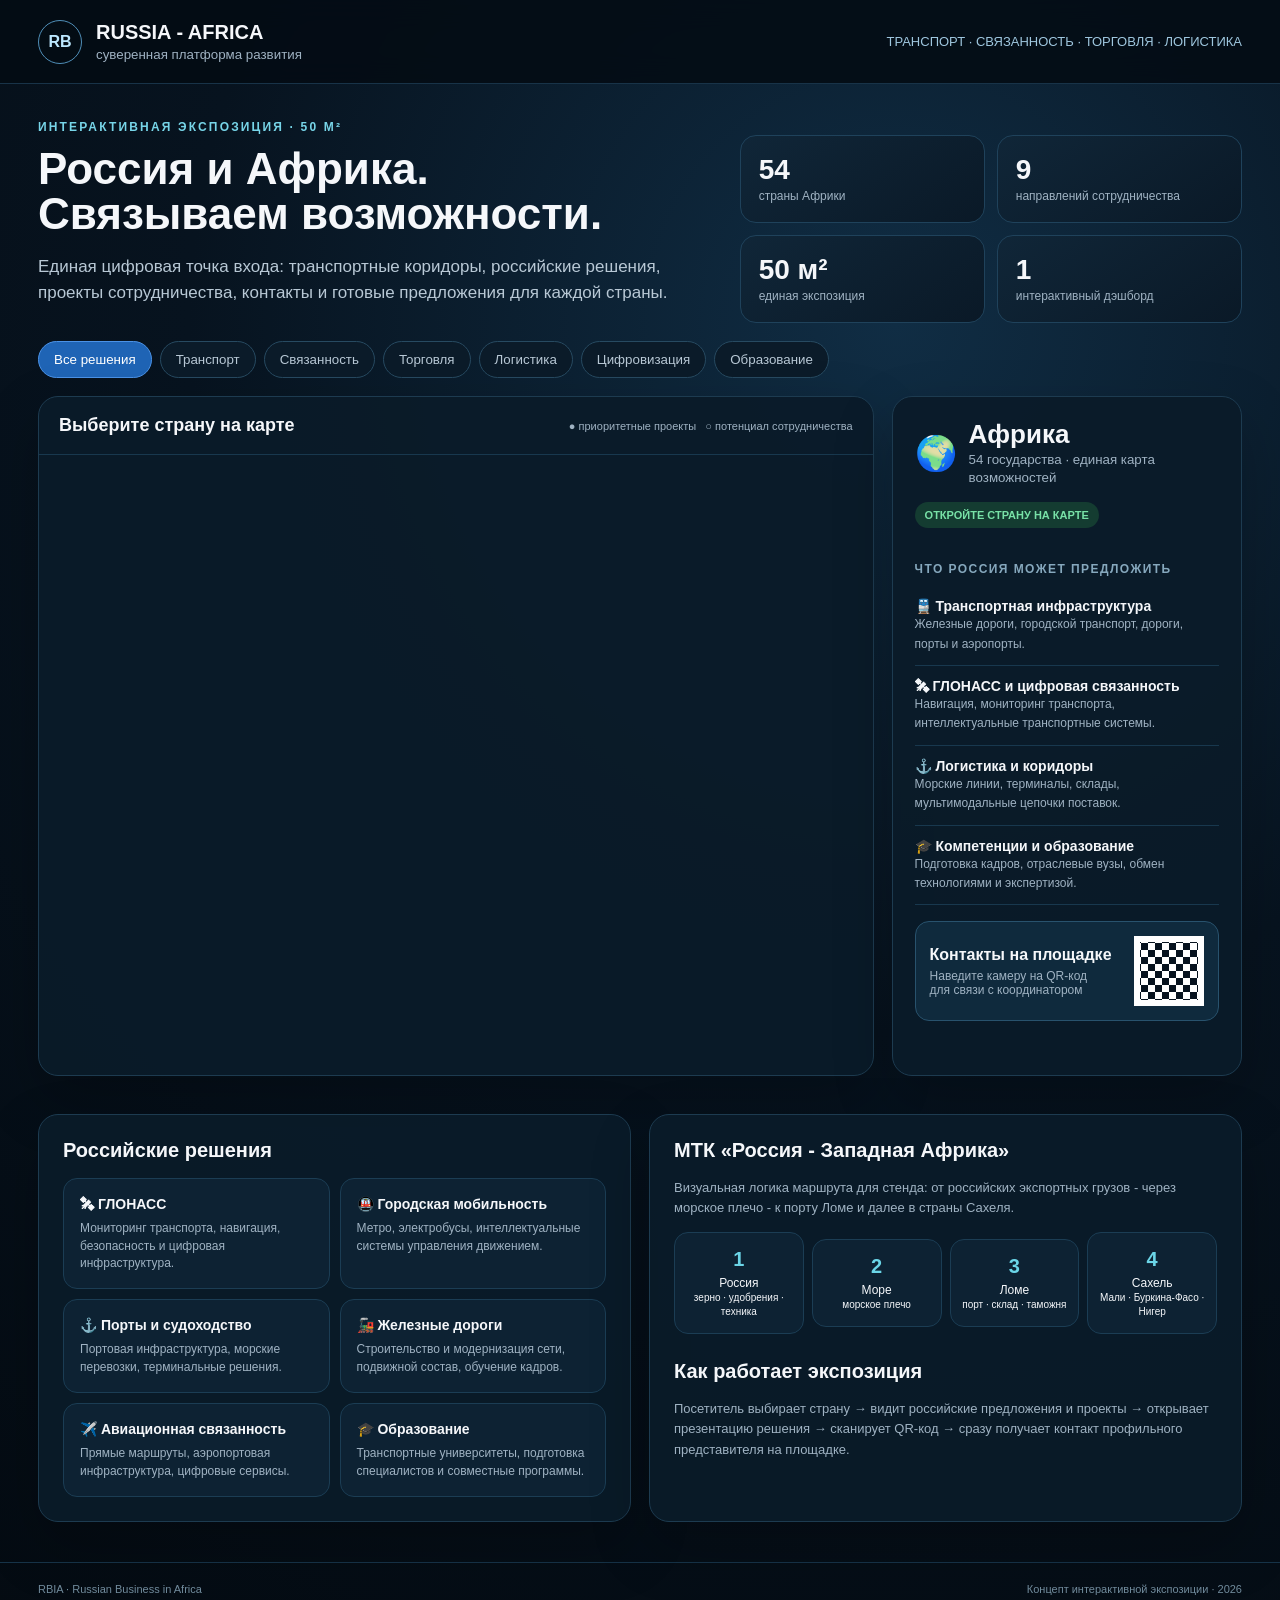
<file: exhibition.html>
<!doctype html>
<html lang="ru"><head><meta charset="utf-8"><meta name="viewport" content="width=device-width,initial-scale=1">
<title>Россия - Африка | Транспорт, связанность, торговля и логистика</title>
<script src="https://cdn.amcharts.com/lib/5/index.js"></script><script src="https://cdn.amcharts.com/lib/5/map.js"></script><script src="https://cdn.amcharts.com/lib/5/geodata/africaLow.js"></script><script src="https://cdn.amcharts.com/lib/5/themes/Animated.js"></script>
<style>
:root{--bg:#07131f;--panel:#0d1d2c;--panel2:#102638;--line:#23445c;--text:#f5f7fa;--muted:#9fb2c2;--blue:#2d7ff9;--cyan:#36c5d9;--green:#42c67a;--gold:#e8b44c}*{box-sizing:border-box}body{margin:0;background:radial-gradient(circle at 70% 20%,#102d44 0,#07131f 45%,#040b12 100%);color:var(--text);font-family:Inter,Arial,sans-serif;min-height:100vh;overflow-x:hidden}.top{height:84px;display:flex;align-items:center;justify-content:space-between;padding:0 38px;border-bottom:1px solid #183348;background:rgba(4,12,20,.88);backdrop-filter:blur(14px);position:sticky;top:0;z-index:10}.brand{display:flex;gap:14px;align-items:center}.logo{width:44px;height:44px;border:1px solid #4f8fb8;border-radius:50%;display:grid;place-items:center;font-weight:800;color:#bce8ff}.brand b{font-size:20px}.brand small{display:block;color:var(--muted);margin-top:3px}.clock{font-size:13px;color:#9fc7df}.hero{padding:36px 38px 18px;display:grid;grid-template-columns:1.15fr .85fr;gap:22px}.eyebrow{color:#77d5e8;font-size:12px;letter-spacing:.18em;text-transform:uppercase;font-weight:700}.hero h1{font-size:44px;line-height:1.03;margin:12px 0 14px;max-width:850px}.hero p{color:#b8c8d5;font-size:17px;line-height:1.55;max-width:800px}.metrics{display:grid;grid-template-columns:repeat(2,1fr);gap:12px;align-content:end}.metric{background:linear-gradient(145deg,#102638,#0a1927);border:1px solid #1f425b;border-radius:16px;padding:18px}.metric strong{font-size:28px;display:block}.metric span{font-size:12px;color:var(--muted)}.tabs{display:flex;gap:8px;padding:0 38px 18px;overflow:auto}.tab{border:1px solid #274a61;background:#0b1b29;color:#b8c8d5;border-radius:999px;padding:10px 15px;cursor:pointer;white-space:nowrap}.tab.active,.tab:hover{background:#1f64b5;color:#fff;border-color:#4b92e6}.main{display:grid;grid-template-columns:minmax(0,1.55fr) minmax(320px,.65fr);gap:18px;padding:0 38px 38px}.mapbox,.side,.section{background:rgba(10,27,41,.94);border:1px solid #1d3b50;border-radius:20px;box-shadow:0 24px 60px rgba(0,0,0,.22)}.maphead{padding:18px 20px;display:flex;justify-content:space-between;align-items:center;border-bottom:1px solid #18384e}.maphead h2{font-size:18px;margin:0}.legend{font-size:11px;color:var(--muted)}#chartdiv{height:620px}.side{padding:22px;min-height:620px}.countryTitle{display:flex;align-items:center;gap:12px}.flag{font-size:34px}.countryTitle h2{margin:0;font-size:26px}.countryTitle small{color:var(--muted)}.status{display:inline-block;margin:16px 0 12px;padding:7px 10px;border-radius:999px;background:#143c31;color:#78e1a7;font-size:11px;font-weight:700}.side h3{font-size:12px;text-transform:uppercase;letter-spacing:.12em;color:#86a8bd;margin:22px 0 10px}.offer{padding:12px 0;border-bottom:1px solid #18384e}.offer b{display:block;font-size:14px}.offer span{font-size:12px;color:#9fb2c2;line-height:1.45}.contact{background:#0f2a3d;border:1px solid #28526d;border-radius:14px;padding:14px;margin-top:16px;display:flex;justify-content:space-between;align-items:center}.qr{width:70px;height:70px;background:repeating-conic-gradient(#fff 0 25%,#07131f 0 50%) 50%/14px 14px;border:6px solid white}.lower{padding:0 38px 40px;display:grid;grid-template-columns:1fr 1fr;gap:18px}.section{padding:24px}.section h2{margin:0 0 16px;font-size:20px}.cards{display:grid;grid-template-columns:repeat(2,1fr);gap:10px}.card{padding:16px;border-radius:14px;background:#0d2233;border:1px solid #1b3d54}.card b{font-size:14px}.card p{font-size:12px;color:#9fb2c2;line-height:1.45;margin:7px 0 0}.route{display:grid;grid-template-columns:repeat(4,1fr);gap:8px;align-items:center}.node{text-align:center;padding:15px 8px;background:#0d2233;border:1px solid #1b3d54;border-radius:14px;font-size:12px}.node strong{display:block;color:#6bd5e7;font-size:20px;margin-bottom:5px}.footer{padding:20px 38px;border-top:1px solid #173449;color:#718b9c;font-size:11px;display:flex;justify-content:space-between}@media(max-width:900px){.hero,.main,.lower{grid-template-columns:1fr}.hero h1{font-size:34px}.metrics{grid-template-columns:repeat(4,1fr)}#chartdiv{height:480px}.top,.hero,.tabs,.main,.lower,.footer{padding-left:18px;padding-right:18px}}@media(max-width:600px){.metrics{grid-template-columns:repeat(2,1fr)}.cards{grid-template-columns:1fr}.route{grid-template-columns:1fr 1fr}}
</style></head><body>
<header class="top"><div class="brand"><div class="logo">RB</div><div><b>RUSSIA - AFRICA</b><small>суверенная платформа развития</small></div></div><div class="clock">ТРАНСПОРТ · СВЯЗАННОСТЬ · ТОРГОВЛЯ · ЛОГИСТИКА</div></header>
<section class="hero"><div><div class="eyebrow">Интерактивная экспозиция · 50 м²</div><h1>Россия и Африка.<br>Связываем возможности.</h1><p>Единая цифровая точка входа: транспортные коридоры, российские решения, проекты сотрудничества, контакты и готовые предложения для каждой страны.</p></div><div class="metrics"><div class="metric"><strong>54</strong><span>страны Африки</span></div><div class="metric"><strong>9</strong><span>направлений сотрудничества</span></div><div class="metric"><strong>50 м²</strong><span>единая экспозиция</span></div><div class="metric"><strong>1</strong><span>интерактивный дэшборд</span></div></div></section>
<nav class="tabs"><button class="tab active" data-filter="all">Все решения</button><button class="tab" data-filter="transport">Транспорт</button><button class="tab" data-filter="connect">Связанность</button><button class="tab" data-filter="trade">Торговля</button><button class="tab" data-filter="logistics">Логистика</button><button class="tab" data-filter="digital">Цифровизация</button><button class="tab" data-filter="education">Образование</button></nav>
<main class="main"><section class="mapbox"><div class="maphead"><h2>Выберите страну на карте</h2><div class="legend">● приоритетные проекты &nbsp; ○ потенциал сотрудничества</div></div><div id="chartdiv"></div></section><aside class="side"><div class="countryTitle"><div class="flag" id="flag">🌍</div><div><h2 id="country">Африка</h2><small id="region">54 государства · единая карта возможностей</small></div></div><div class="status" id="status">ОТКРОЙТЕ СТРАНУ НА КАРТЕ</div><h3>Что Россия может предложить</h3><div id="offers"><div class="offer"><b>🚆 Транспортная инфраструктура</b><span>Железные дороги, городской транспорт, дороги, порты и аэропорты.</span></div><div class="offer"><b>🛰 ГЛОНАСС и цифровая связанность</b><span>Навигация, мониторинг транспорта, интеллектуальные транспортные системы.</span></div><div class="offer"><b>⚓ Логистика и коридоры</b><span>Морские линии, терминалы, склады, мультимодальные цепочки поставок.</span></div><div class="offer"><b>🎓 Компетенции и образование</b><span>Подготовка кадров, отраслевые вузы, обмен технологиями и экспертизой.</span></div></div><div class="contact"><div><b>Контакты на площадке</b><div style="font-size:12px;color:#9fb2c2;margin-top:5px">Наведите камеру на QR-код<br>для связи с координатором</div></div><div class="qr"></div></div></aside></main>
<section class="lower"><div class="section"><h2>Российские решения</h2><div class="cards"><div class="card"><b>🛰 ГЛОНАСС</b><p>Мониторинг транспорта, навигация, безопасность и цифровая инфраструктура.</p></div><div class="card"><b>🚇 Городская мобильность</b><p>Метро, электробусы, интеллектуальные системы управления движением.</p></div><div class="card"><b>⚓ Порты и судоходство</b><p>Портовая инфраструктура, морские перевозки, терминальные решения.</p></div><div class="card"><b>🚂 Железные дороги</b><p>Строительство и модернизация сети, подвижной состав, обучение кадров.</p></div><div class="card"><b>✈️ Авиационная связанность</b><p>Прямые маршруты, аэропортовая инфраструктура, цифровые сервисы.</p></div><div class="card"><b>🎓 Образование</b><p>Транспортные университеты, подготовка специалистов и совместные программы.</p></div></div></div><div class="section"><h2>МТК «Россия - Западная Африка»</h2><p style="color:#9fb2c2;font-size:13px;line-height:1.55">Визуальная логика маршрута для стенда: от российских экспортных грузов - через морское плечо - к порту Ломе и далее в страны Сахеля.</p><div class="route"><div class="node"><strong>1</strong>Россия<br><small>зерно · удобрения · техника</small></div><div class="node"><strong>2</strong>Море<br><small>морское плечо</small></div><div class="node"><strong>3</strong>Ломе<br><small>порт · склад · таможня</small></div><div class="node"><strong>4</strong>Сахель<br><small>Мали · Буркина-Фасо · Нигер</small></div></div><h2 style="margin-top:26px">Как работает экспозиция</h2><p style="color:#9fb2c2;font-size:13px;line-height:1.6">Посетитель выбирает страну → видит российские предложения и проекты → открывает презентацию решения → сканирует QR-код → сразу получает контакт профильного представителя на площадке.</p></div></section>
<footer class="footer"><span>RBIA · Russian Business in Africa</span><span>Концепт интерактивной экспозиции · 2026</span></footer>
<script>
const data={TZ:{name:'Танзания',flag:'🇹🇿',region:'Восточная Африка · Индийский океан',status:'ПРИОРИТЕТНЫЙ РЫНОК',offers:[['⚓','Порт и логистика','Дар-эс-Салам как точка входа в Восточную и Центральную Африку.'],['🚆','Железнодорожная инфраструктура','Модернизация сети, подвижной состав и инженерные компетенции.'],['🛰','ГЛОНАСС','Мониторинг транспорта и цифровые системы управления.'],['🎓','Подготовка кадров','Российские транспортные вузы и отраслевые программы.']]},TG:{name:'Того',flag:'🇹🇬',region:'Западная Африка · порт Ломе',status:'ЛОГИСТИЧЕСКИЙ ХАБ',offers:[['⚓','Порт Ломе','Опорная точка морского коридора Россия - Западная Африка.'],['🚚','Выход в Сахель','Наземные цепочки поставок в Мали, Буркина-Фасо и Нигер.'],['📦','Складская логистика','Терминалы, консолидация грузов и мультимодальные сервисы.'],['🛰','Цифровой контроль','Навигация и мониторинг грузовых потоков.']]},MA:{name:'Марокко',flag:'🇲🇦',region:'Северная Африка · Атлантика',status:'РАЗВИТОЕ ТРАНСПОРТНОЕ ПАРТНЕРСТВО',offers:[['🚆','Железнодорожные технологии','Инженерные решения и обмен компетенциями.'],['⚓','Морское сообщение','Порты, судоходство и логистические сервисы.'],['✈️','Авиация','Развитие маршрутной сети и туристической связанности.'],['🎓','Образование','Совместные программы подготовки транспортных кадров.']]},EG:{name:'Египет',flag:'🇪🇬',region:'Северная Африка · Средиземное и Красное моря',status:'СТРАТЕГИЧЕСКИЙ УЗЕЛ',offers:[['⚓','Морская логистика','Портовые и терминальные решения, международные маршруты.'],['🚆','Железные дороги','Инфраструктура и транспортное машиностроение.'],['🛰','ИТС и ГЛОНАСС','Цифровое управление транспортом и навигация.'],['📦','Торговые цепочки','Сопровождение экспортно-импортных потоков.']]},DZ:{name:'Алжир',flag:'🇩🇿',region:'Северная Африка · Средиземноморье',status:'ПЕРСПЕКТИВНЫЙ ПАРТНЕР',offers:[['🚆','Инфраструктура','Железнодорожные и дорожные проекты.'],['⚓','Порты','Модернизация портовой и терминальной инфраструктуры.'],['🛰','Цифровой транспорт','Навигационные и диспетчерские решения.'],['🎓','Кадры','Подготовка специалистов и инженерное образование.']]},NG:{name:'Нигерия',flag:'🇳🇬',region:'Западная Африка · крупнейший рынок региона',status:'ВЫСОКИЙ ПОТЕНЦИАЛ',offers:[['🚇','Городской транспорт','Решения для крупных агломераций и общественного транспорта.'],['🛰','Цифровизация','ГЛОНАСС, мониторинг и интеллектуальные транспортные системы.'],['⚓','Порты и логистика','Терминалы, контейнерные цепочки и складская инфраструктура.'],['🎓','Образование','Подготовка инженерных и транспортных кадров.']]},GH:{name:'Гана',flag:'🇬🇭',region:'Западная Африка · Гвинейский залив',status:'ПЕРСПЕКТИВНЫЙ РЫНОК',offers:[['🚧','Дорожная инфраструктура','Комплексные инфраструктурные проекты и сервис.'],['⚓','Портовая логистика','Морские и терминальные решения.'],['🛰','Навигация','Мониторинг транспорта и грузов.'],['🎓','Компетенции','Образование и подготовка специалистов.']]},ML:{name:'Мали',flag:'🇲🇱',region:'Сахель · без выхода к морю',status:'КОРИДОР В ПРОРАБОТКЕ',offers:[['🚚','Транзит через Ломе','Наземное плечо международного транспортного коридора.'],['📦','Снабжение и склады','Логистические центры и распределительная инфраструктура.'],['🛰','Мониторинг','Контроль движения и безопасности грузов.'],['🚜','Техника','Поставка транспортной и специальной техники.']]},BF:{name:'Буркина-Фасо',flag:'🇧🇫',region:'Сахель · Западная Африка',status:'КОРИДОР В ПРОРАБОТКЕ',offers:[['🚚','Транзит через Ломе','Связь с морским плечом Россия - Западная Африка.'],['📦','Логистические центры','Склады и распределение импортных грузов.'],['🛰','Связанность','Навигационные и цифровые сервисы.'],['🎓','Образование','Подготовка транспортных специалистов.']]}};
function render(id){const d=data[id];if(!d)return;document.getElementById('country').textContent=d.name;document.getElementById('flag').textContent=d.flag;document.getElementById('region').textContent=d.region;document.getElementById('status').textContent=d.status;document.getElementById('offers').innerHTML=d.offers.map(x=>`<div class="offer"><b>${x[0]} ${x[1]}</b><span>${x[2]}</span></div>`).join('')}
am5.ready(function(){let root=am5.Root.new('chartdiv');root.setThemes([am5themes_Animated.new(root)]);let chart=root.container.children.push(am5map.MapChart.new(root,{panX:'translateX',panY:'translateY',projection:am5map.geoMercator(),homeGeoPoint:{longitude:20,latitude:2},homeZoomLevel:1.15}));let polygonSeries=chart.series.push(am5map.MapPolygonSeries.new(root,{geoJSON:am5geodata_africaLow,exclude:['AQ']}));polygonSeries.mapPolygons.template.setAll({tooltipText:'{name}',interactive:true,fill:am5.color(0x17354a),stroke:am5.color(0x4b7189),strokeWidth:.7});polygonSeries.mapPolygons.template.states.create('hover',{fill:am5.color(0x2d7ff9)});polygonSeries.mapPolygons.template.events.on('click',ev=>{let id=ev.target.dataItem.get('id');render(id)});polygonSeries.events.on('datavalidated',()=>{polygonSeries.dataItems.forEach(di=>{if(data[di.get('id')])di.get('mapPolygon').set('fill',am5.color(0x1d6b88))})});chart.set('zoomControl',am5map.ZoomControl.new(root,{}));});
document.querySelectorAll('.tab').forEach(b=>b.onclick=()=>{document.querySelectorAll('.tab').forEach(x=>x.classList.remove('active'));b.classList.add('active')});
</script></body></html>
</file>
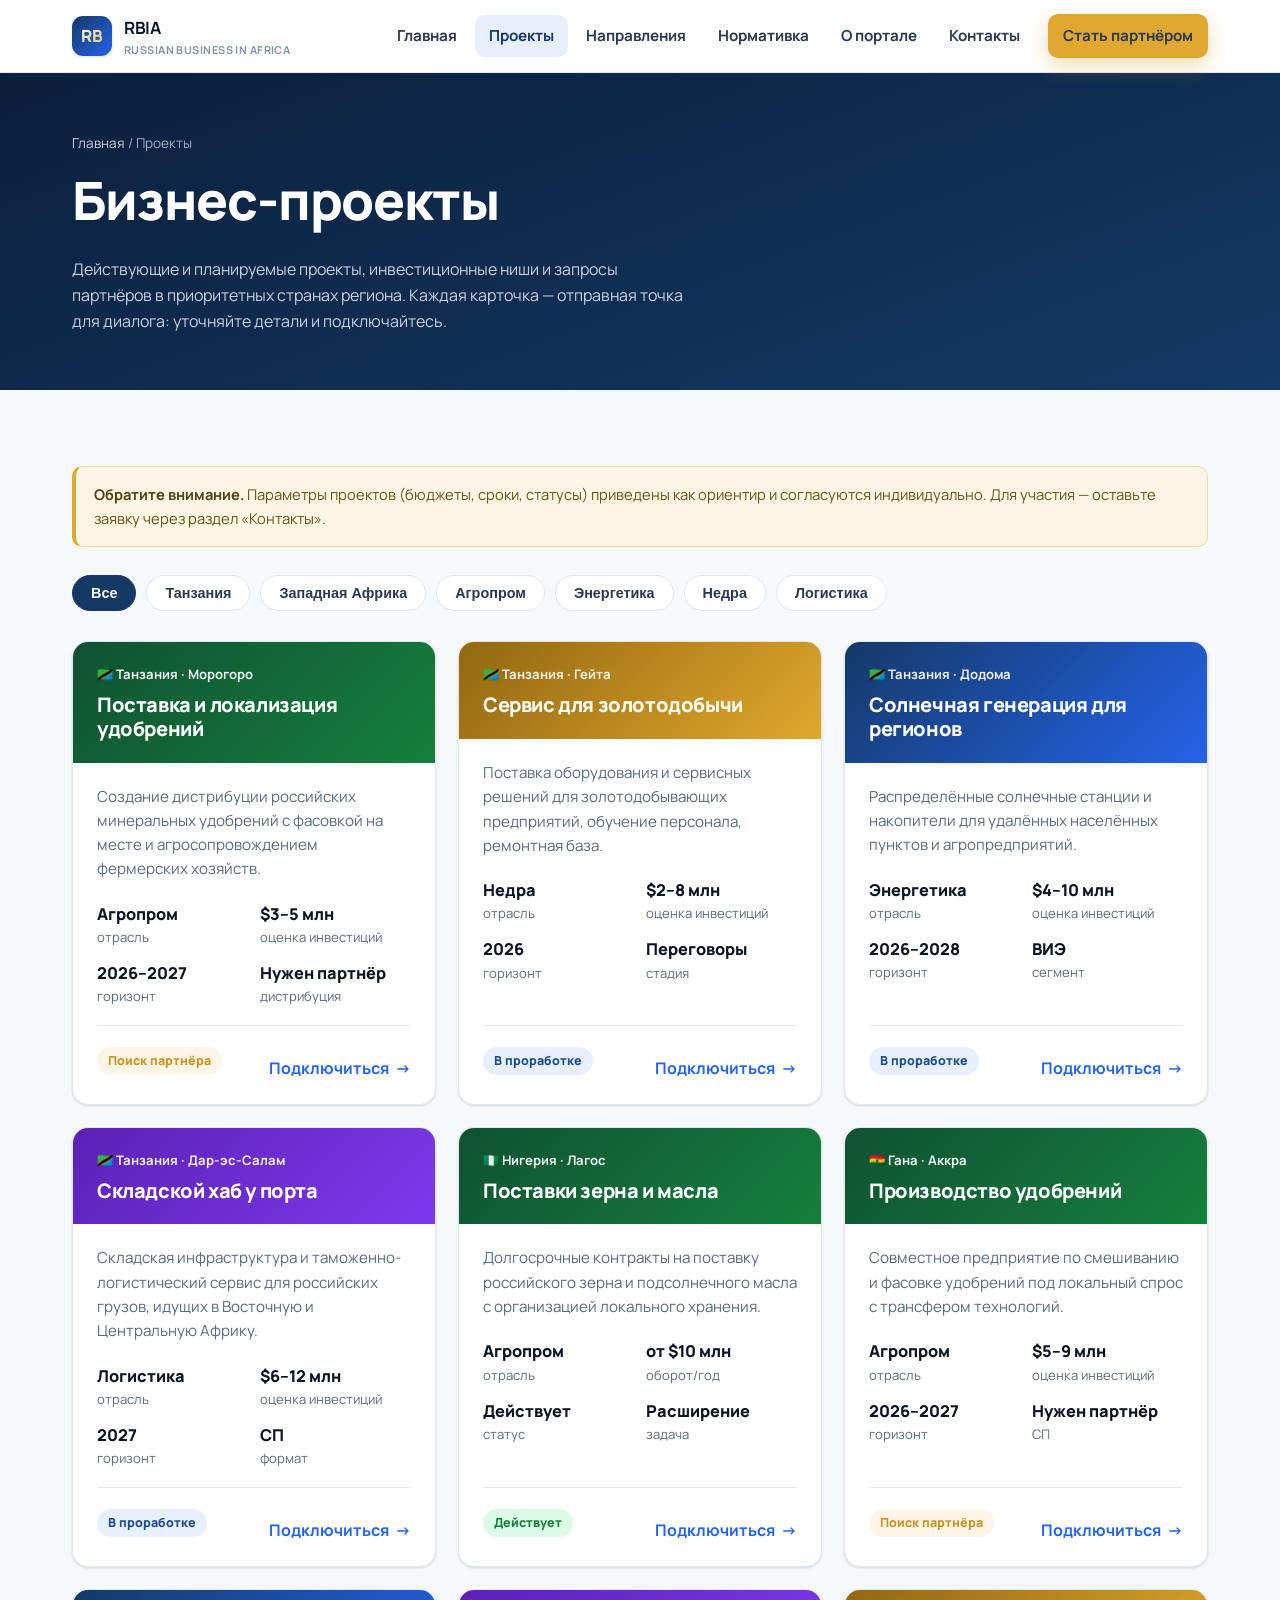
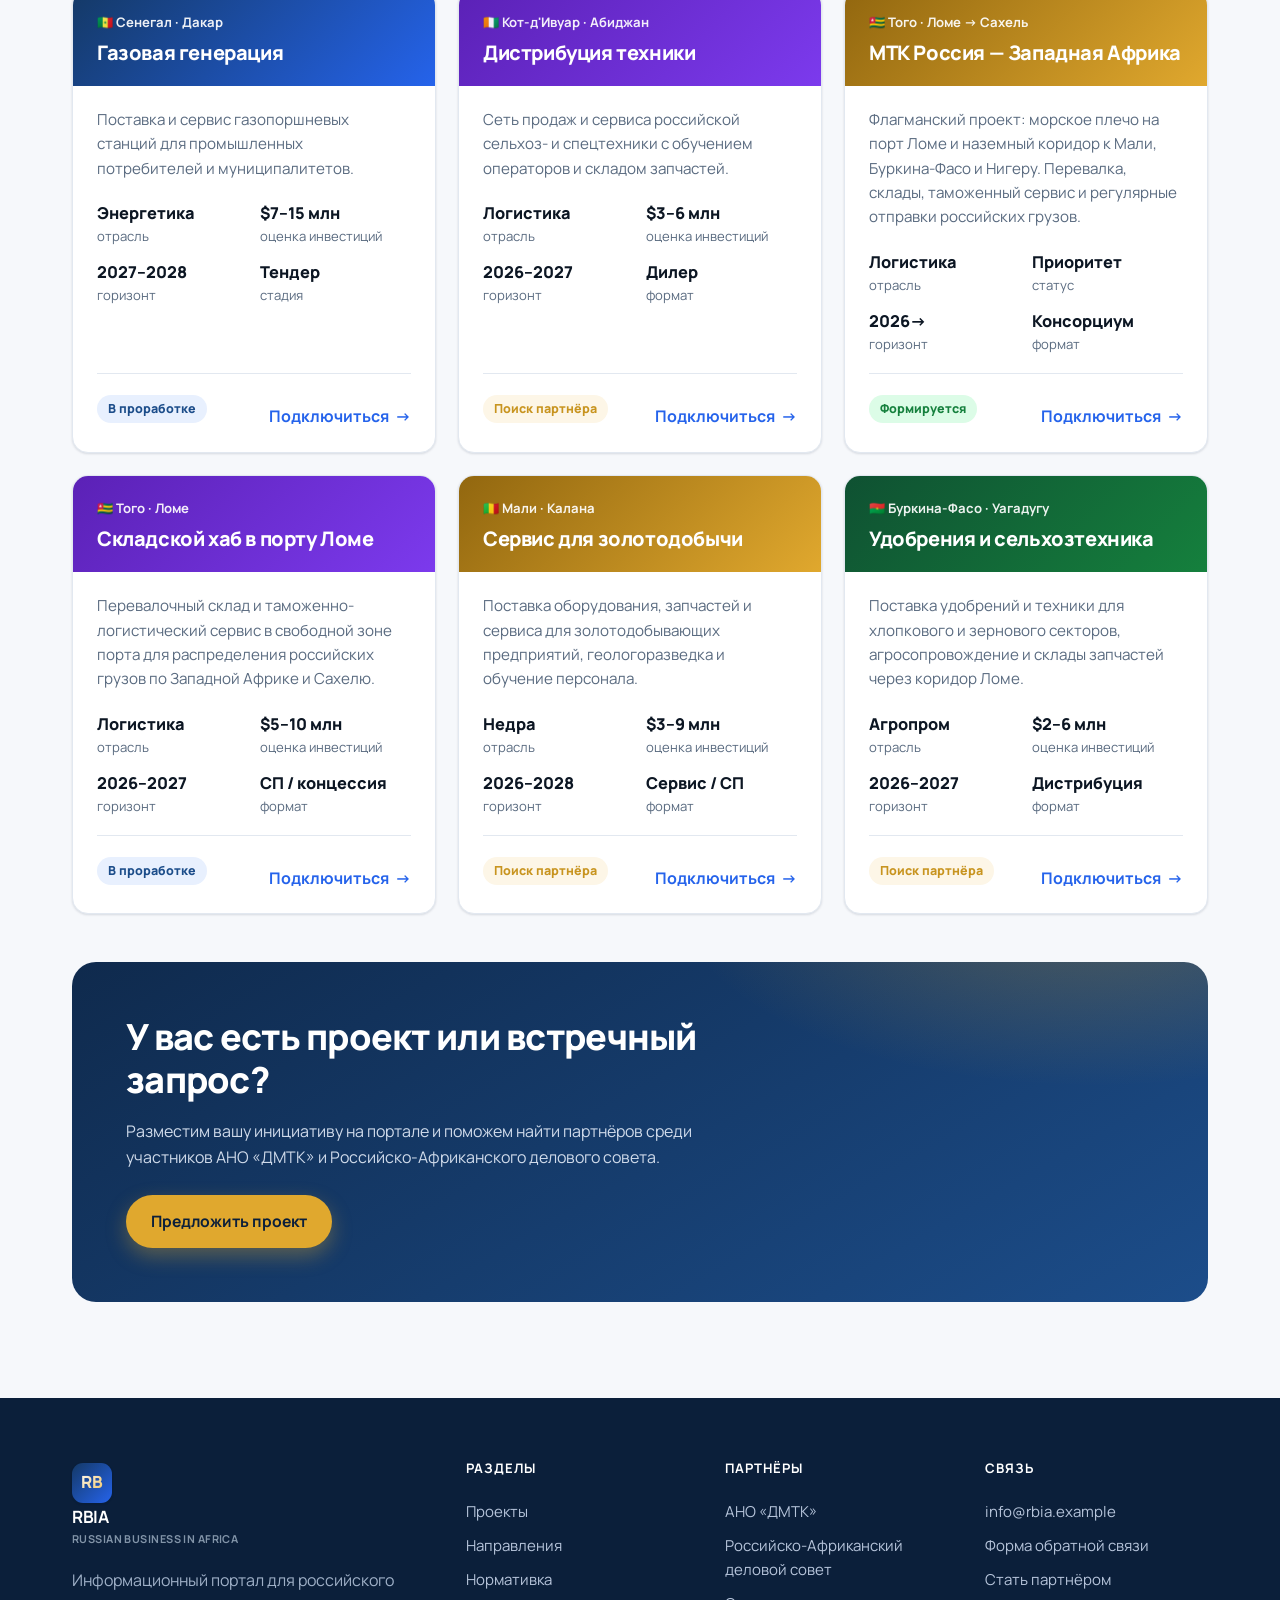
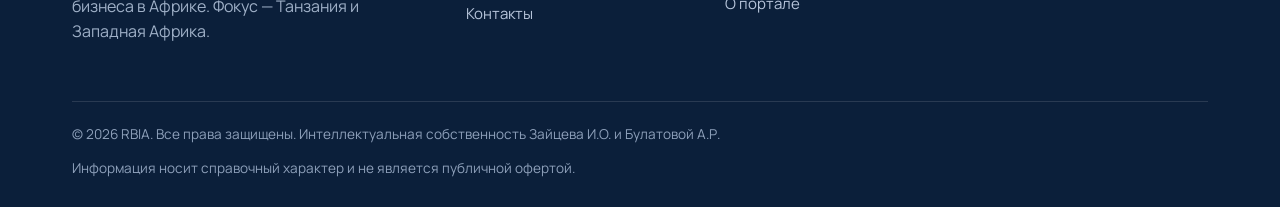
<file: projects.html>
<!DOCTYPE html>
<html lang="ru">
<head>
  <meta charset="UTF-8" />
  <meta name="viewport" content="width=device-width, initial-scale=1.0" />
  <title>Бизнес-проекты | RBIA — Российский бизнес в Африке</title>
  <meta name="description" content="Действующие и планируемые бизнес-проекты российских компаний в Танзании и Западной Африке: ниши, запросы партнёров, статус реализации." />
  <link rel="preconnect" href="https://fonts.googleapis.com" />
  <link rel="preconnect" href="https://fonts.gstatic.com" crossorigin />
  <link href="https://fonts.googleapis.com/css2?family=Manrope:wght@400;600;700;800;900&display=swap" rel="stylesheet" />
  <link rel="stylesheet" href="assets/css/styles.css" />
  <link rel="icon" href="data:image/svg+xml,<svg xmlns='http://www.w3.org/2000/svg' viewBox='0 0 100 100'><rect width='100' height='100' rx='22' fill='%23143966'/><text x='50' y='68' font-size='54' text-anchor='middle' fill='%23f0bf57' font-family='Arial' font-weight='bold'>R</text></svg>" />
</head>
<body>

  <header class="site-header">
    <div class="container nav">
      <a class="brand" href="index.html">
        <span class="logo"><span>RB</span></span>
        <span><b>RBIA</b><small>Russian Business in Africa</small></span>
      </a>
      <button class="nav-toggle" aria-label="Меню" aria-expanded="false"><span></span><span></span><span></span></button>
      <nav class="nav-links">
        <a href="index.html">Главная</a>
        <a href="projects.html">Проекты</a>
        <a href="sectors.html">Направления</a>
        <a href="regulation.html">Нормативка</a>
        <a href="about.html">О портале</a>
        <a href="contacts.html">Контакты</a>
        <a class="btn btn-primary nav-cta" href="contacts.html">Стать партнёром</a>
      </nav>
    </div>
  </header>

  <section class="page-hero">
    <div class="container">
      <div class="crumbs"><a href="index.html">Главная</a> / Проекты</div>
      <h1>Бизнес-проекты</h1>
      <p>Действующие и планируемые проекты, инвестиционные ниши и запросы партнёров в приоритетных странах региона. Каждая карточка — отправная точка для диалога: уточняйте детали и подключайтесь.</p>
    </div>
  </section>

  <section class="section">
    <div class="container">

      <div class="note" style="margin-bottom:28px">
        <b>Обратите внимание.</b> Параметры проектов (бюджеты, сроки, статусы) приведены как ориентир и согласуются индивидуально. Для участия — оставьте заявку через раздел «Контакты».
      </div>

      <div class="filters" data-filter-group>
        <button class="filter-btn active" data-filter="all">Все</button>
        <button class="filter-btn" data-filter="tanzania">Танзания</button>
        <button class="filter-btn" data-filter="westafrica">Западная Африка</button>
        <button class="filter-btn" data-filter="agro">Агропром</button>
        <button class="filter-btn" data-filter="energy">Энергетика</button>
        <button class="filter-btn" data-filter="mining">Недра</button>
        <button class="filter-btn" data-filter="logistics">Логистика</button>
      </div>

      <div class="grid cols-3">

        <article class="project reveal" data-cat="tanzania agro">
          <div class="pj-top alt"><div class="country">🇹🇿 Танзания · Морогоро</div><h3>Поставка и локализация удобрений</h3></div>
          <div class="pj-body">
            <p>Создание дистрибуции российских минеральных удобрений с фасовкой на месте и агросопровождением фермерских хозяйств.</p>
            <div class="pj-facts">
              <div><b>Агропром</b>отрасль</div>
              <div><b>$3–5 млн</b>оценка инвестиций</div>
              <div><b>2026–2027</b>горизонт</div>
              <div><b>Нужен партнёр</b>дистрибуция</div>
            </div>
            <div class="pj-foot"><span class="status status--search">Поиск партнёра</span><a class="card-link" href="contacts.html">Подключиться</a></div>
          </div>
        </article>

        <article class="project reveal" data-cat="tanzania mining">
          <div class="pj-top gold"><div class="country">🇹🇿 Танзания · Гейта</div><h3>Сервис для золотодобычи</h3></div>
          <div class="pj-body">
            <p>Поставка оборудования и сервисных решений для золотодобывающих предприятий, обучение персонала, ремонтная база.</p>
            <div class="pj-facts">
              <div><b>Недра</b>отрасль</div>
              <div><b>$2–8 млн</b>оценка инвестиций</div>
              <div><b>2026</b>горизонт</div>
              <div><b>Переговоры</b>стадия</div>
            </div>
            <div class="pj-foot"><span class="status status--plan">В проработке</span><a class="card-link" href="contacts.html">Подключиться</a></div>
          </div>
        </article>

        <article class="project reveal" data-cat="tanzania energy">
          <div class="pj-top"><div class="country">🇹🇿 Танзания · Додома</div><h3>Солнечная генерация для регионов</h3></div>
          <div class="pj-body">
            <p>Распределённые солнечные станции и накопители для удалённых населённых пунктов и агропредприятий.</p>
            <div class="pj-facts">
              <div><b>Энергетика</b>отрасль</div>
              <div><b>$4–10 млн</b>оценка инвестиций</div>
              <div><b>2026–2028</b>горизонт</div>
              <div><b>ВИЭ</b>сегмент</div>
            </div>
            <div class="pj-foot"><span class="status status--plan">В проработке</span><a class="card-link" href="contacts.html">Подключиться</a></div>
          </div>
        </article>

        <article class="project reveal" data-cat="tanzania logistics">
          <div class="pj-top plum"><div class="country">🇹🇿 Танзания · Дар-эс-Салам</div><h3>Складской хаб у порта</h3></div>
          <div class="pj-body">
            <p>Складская инфраструктура и таможенно-логистический сервис для российских грузов, идущих в Восточную и Центральную Африку.</p>
            <div class="pj-facts">
              <div><b>Логистика</b>отрасль</div>
              <div><b>$6–12 млн</b>оценка инвестиций</div>
              <div><b>2027</b>горизонт</div>
              <div><b>СП</b>формат</div>
            </div>
            <div class="pj-foot"><span class="status status--plan">В проработке</span><a class="card-link" href="contacts.html">Подключиться</a></div>
          </div>
        </article>

        <article class="project reveal" data-cat="westafrica agro">
          <div class="pj-top alt"><div class="country">🇳🇬 Нигерия · Лагос</div><h3>Поставки зерна и масла</h3></div>
          <div class="pj-body">
            <p>Долгосрочные контракты на поставку российского зерна и подсолнечного масла с организацией локального хранения.</p>
            <div class="pj-facts">
              <div><b>Агропром</b>отрасль</div>
              <div><b>от $10 млн</b>оборот/год</div>
              <div><b>Действует</b>статус</div>
              <div><b>Расширение</b>задача</div>
            </div>
            <div class="pj-foot"><span class="status status--active">Действует</span><a class="card-link" href="contacts.html">Подключиться</a></div>
          </div>
        </article>

        <article class="project reveal" data-cat="westafrica agro">
          <div class="pj-top alt"><div class="country">🇬🇭 Гана · Аккра</div><h3>Производство удобрений</h3></div>
          <div class="pj-body">
            <p>Совместное предприятие по смешиванию и фасовке удобрений под локальный спрос с трансфером технологий.</p>
            <div class="pj-facts">
              <div><b>Агропром</b>отрасль</div>
              <div><b>$5–9 млн</b>оценка инвестиций</div>
              <div><b>2026–2027</b>горизонт</div>
              <div><b>Нужен партнёр</b>СП</div>
            </div>
            <div class="pj-foot"><span class="status status--search">Поиск партнёра</span><a class="card-link" href="contacts.html">Подключиться</a></div>
          </div>
        </article>

        <article class="project reveal" data-cat="westafrica energy">
          <div class="pj-top"><div class="country">🇸🇳 Сенегал · Дакар</div><h3>Газовая генерация</h3></div>
          <div class="pj-body">
            <p>Поставка и сервис газопоршневых станций для промышленных потребителей и муниципалитетов.</p>
            <div class="pj-facts">
              <div><b>Энергетика</b>отрасль</div>
              <div><b>$7–15 млн</b>оценка инвестиций</div>
              <div><b>2027–2028</b>горизонт</div>
              <div><b>Тендер</b>стадия</div>
            </div>
            <div class="pj-foot"><span class="status status--plan">В проработке</span><a class="card-link" href="contacts.html">Подключиться</a></div>
          </div>
        </article>

        <article class="project reveal" data-cat="westafrica logistics">
          <div class="pj-top plum"><div class="country">🇨🇮 Кот-д'Ивуар · Абиджан</div><h3>Дистрибуция техники</h3></div>
          <div class="pj-body">
            <p>Сеть продаж и сервиса российской сельхоз- и спецтехники с обучением операторов и складом запчастей.</p>
            <div class="pj-facts">
              <div><b>Логистика</b>отрасль</div>
              <div><b>$3–6 млн</b>оценка инвестиций</div>
              <div><b>2026–2027</b>горизонт</div>
              <div><b>Дилер</b>формат</div>
            </div>
            <div class="pj-foot"><span class="status status--search">Поиск партнёра</span><a class="card-link" href="contacts.html">Подключиться</a></div>
          </div>
        </article>

        <article class="project reveal" data-cat="westafrica logistics">
          <div class="pj-top gold"><div class="country">🇹🇬 Того · Ломе → Сахель</div><h3>МТК Россия — Западная Африка</h3></div>
          <div class="pj-body">
            <p>Флагманский проект: морское плечо на порт Ломе и наземный коридор к Мали, Буркина-Фасо и Нигеру. Перевалка, склады, таможенный сервис и регулярные отправки российских грузов.</p>
            <div class="pj-facts">
              <div><b>Логистика</b>отрасль</div>
              <div><b>Приоритет</b>статус</div>
              <div><b>2026→</b>горизонт</div>
              <div><b>Консорциум</b>формат</div>
            </div>
            <div class="pj-foot"><span class="status status--active">Формируется</span><a class="card-link" href="contacts.html">Подключиться</a></div>
          </div>
        </article>

        <article class="project reveal" data-cat="westafrica logistics">
          <div class="pj-top plum"><div class="country">🇹🇬 Того · Ломе</div><h3>Складской хаб в порту Ломе</h3></div>
          <div class="pj-body">
            <p>Перевалочный склад и таможенно-логистический сервис в свободной зоне порта для распределения российских грузов по Западной Африке и Сахелю.</p>
            <div class="pj-facts">
              <div><b>Логистика</b>отрасль</div>
              <div><b>$5–10 млн</b>оценка инвестиций</div>
              <div><b>2026–2027</b>горизонт</div>
              <div><b>СП / концессия</b>формат</div>
            </div>
            <div class="pj-foot"><span class="status status--plan">В проработке</span><a class="card-link" href="contacts.html">Подключиться</a></div>
          </div>
        </article>

        <article class="project reveal" data-cat="westafrica mining">
          <div class="pj-top gold"><div class="country">🇲🇱 Мали · Калана</div><h3>Сервис для золотодобычи</h3></div>
          <div class="pj-body">
            <p>Поставка оборудования, запчастей и сервиса для золотодобывающих предприятий, геологоразведка и обучение персонала.</p>
            <div class="pj-facts">
              <div><b>Недра</b>отрасль</div>
              <div><b>$3–9 млн</b>оценка инвестиций</div>
              <div><b>2026–2028</b>горизонт</div>
              <div><b>Сервис / СП</b>формат</div>
            </div>
            <div class="pj-foot"><span class="status status--search">Поиск партнёра</span><a class="card-link" href="contacts.html">Подключиться</a></div>
          </div>
        </article>

        <article class="project reveal" data-cat="westafrica agro">
          <div class="pj-top alt"><div class="country">🇧🇫 Буркина-Фасо · Уагадугу</div><h3>Удобрения и сельхозтехника</h3></div>
          <div class="pj-body">
            <p>Поставка удобрений и техники для хлопкового и зернового секторов, агросопровождение и склады запчастей через коридор Ломе.</p>
            <div class="pj-facts">
              <div><b>Агропром</b>отрасль</div>
              <div><b>$2–6 млн</b>оценка инвестиций</div>
              <div><b>2026–2027</b>горизонт</div>
              <div><b>Дистрибуция</b>формат</div>
            </div>
            <div class="pj-foot"><span class="status status--search">Поиск партнёра</span><a class="card-link" href="contacts.html">Подключиться</a></div>
          </div>
        </article>

      </div>

      <div class="cta reveal" style="margin-top:48px">
        <div style="max-width:60ch">
          <h2>У вас есть проект или встречный запрос?</h2>
          <p>Разместим вашу инициативу на портале и поможем найти партнёров среди участников АНО «ДМТК» и Российско-Африканского делового совета.</p>
          <div class="cta-actions"><a class="btn btn-primary" href="contacts.html">Предложить проект</a></div>
        </div>
      </div>

    </div>
  </section>

  <footer class="site-footer">
    <div class="container">
      <div class="footer-grid">
        <div>
          <a class="brand" href="index.html" style="margin-bottom:16px"><span class="logo"><span>RB</span></span><span><b>RBIA</b><small>Russian Business in Africa</small></span></a>
          <p style="color:#9fb0c7;max-width:34ch">Информационный портал для российского бизнеса в Африке. Фокус — Танзания и Западная Африка.</p>
        </div>
        <div><h5>Разделы</h5><a href="projects.html">Проекты</a><a href="sectors.html">Направления</a><a href="regulation.html">Нормативка</a><a href="contacts.html">Контакты</a></div>
        <div><h5>Партнёры</h5><a href="about.html">АНО «ДМТК»</a><a href="about.html">Российско-Африканский деловой совет</a><a href="about.html">О портале</a></div>
        <div><h5>Связь</h5><a href="mailto:info@rbia.example">info@rbia.example</a><a href="contacts.html">Форма обратной связи</a><a href="contacts.html">Стать партнёром</a></div>
      </div>
      <div class="footer-bottom">
        <span>© <span data-year>2026</span> RBIA. Все права защищены. Интеллектуальная собственность Зайцева И.О. и Булатовой А.Р.</span>
        <span>Информация носит справочный характер и не является публичной офертой.</span>
      </div>
    </div>
  </footer>

  <script src="assets/js/main.js"></script>
</body>
</html>
</file>
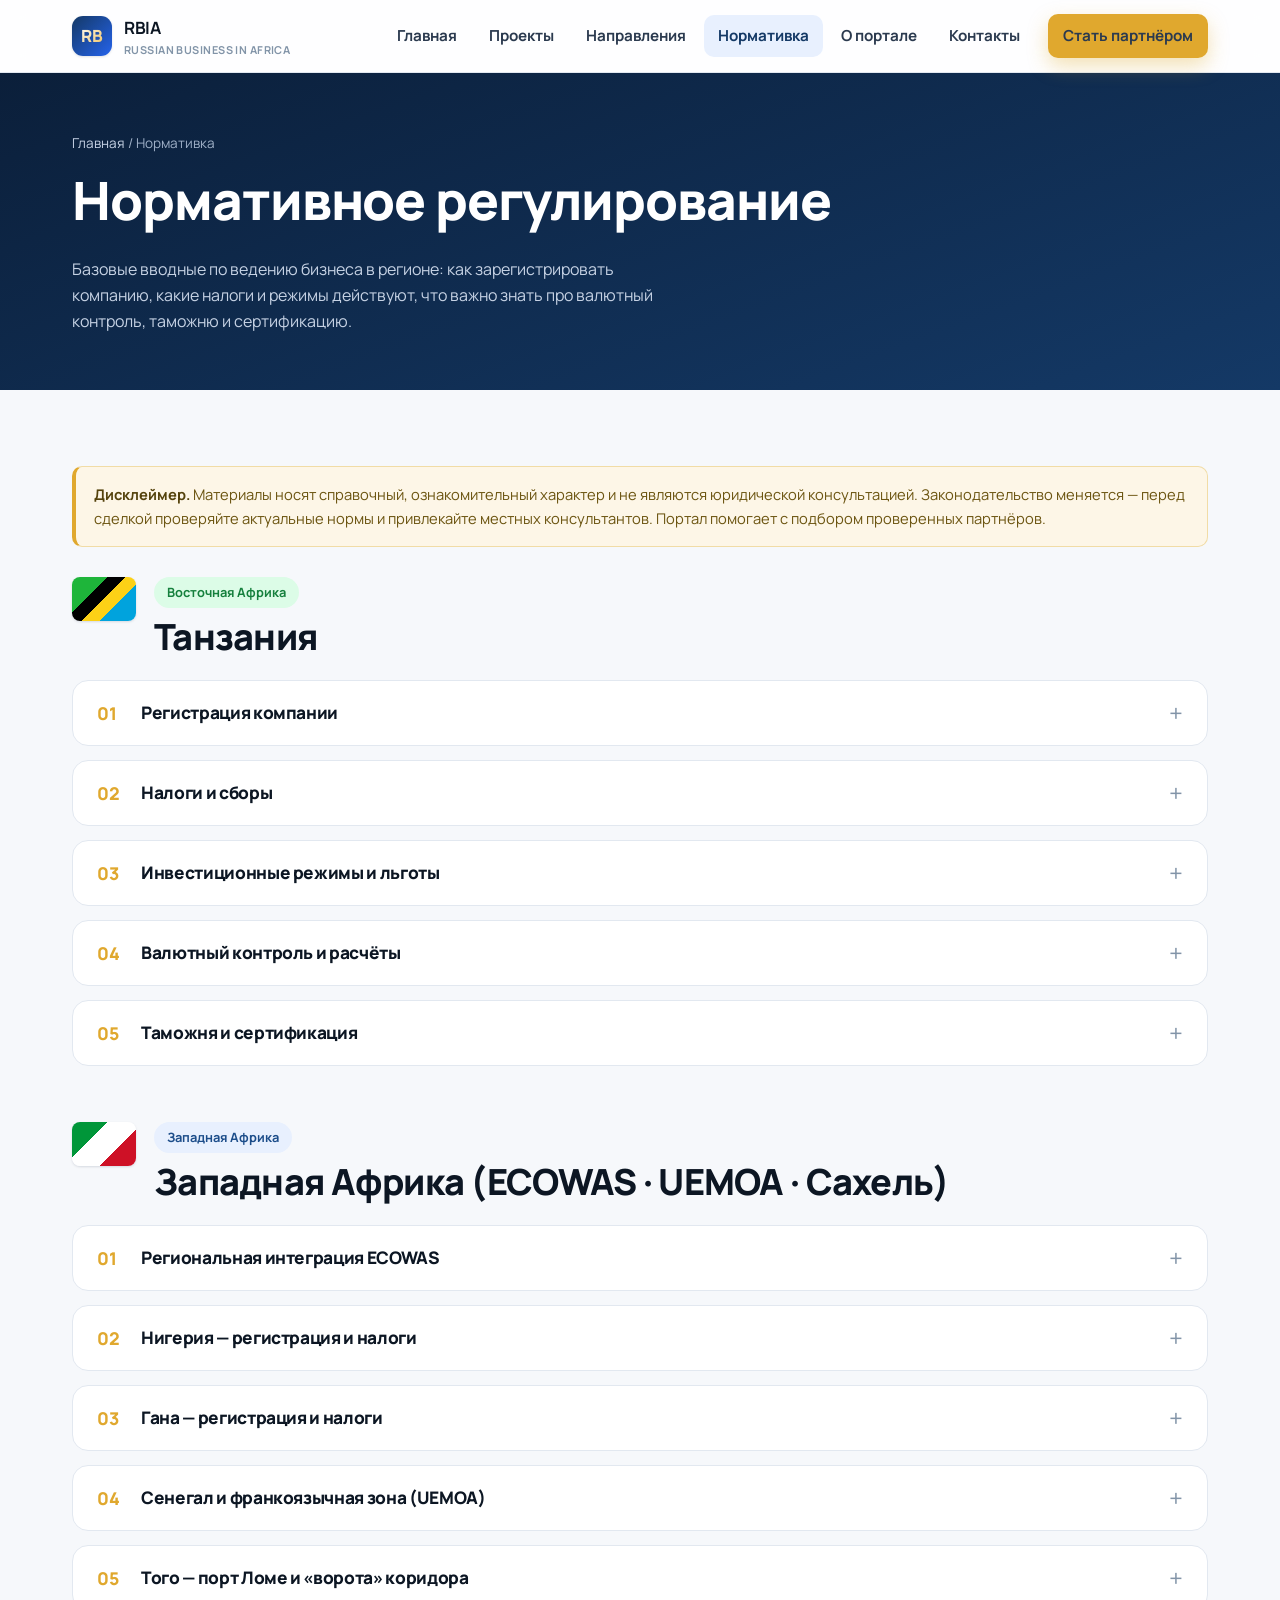
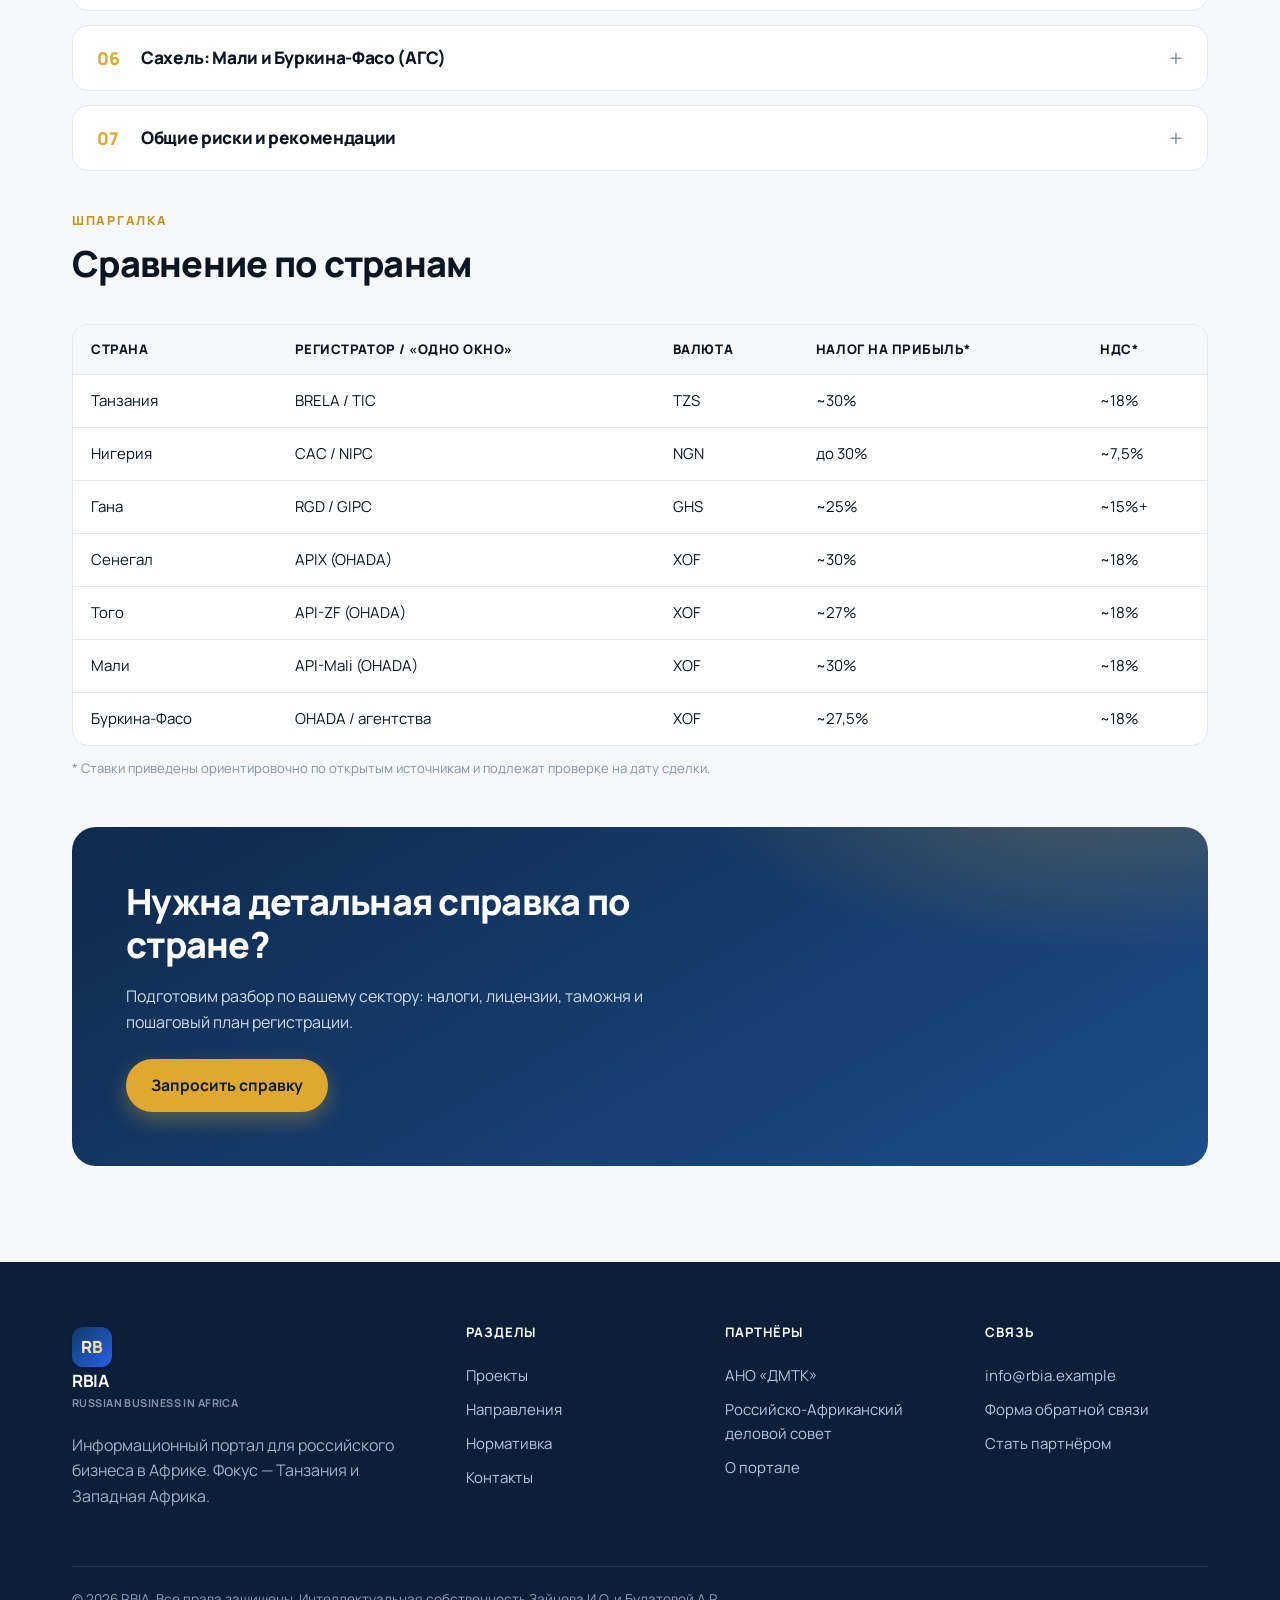
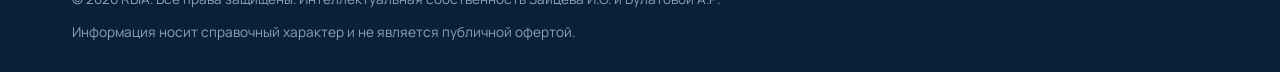
<file: regulation.html>
<!DOCTYPE html>
<html lang="ru">
<head>
  <meta charset="UTF-8" />
  <meta name="viewport" content="width=device-width, initial-scale=1.0" />
  <title>Нормативное регулирование | RBIA — Российский бизнес в Африке</title>
  <meta name="description" content="Нормативная база для бизнеса в Танзании и Западной Африке: регистрация компании, налоги, валютный контроль, инвестрежимы, таможня, сертификация." />
  <link rel="preconnect" href="https://fonts.googleapis.com" />
  <link rel="preconnect" href="https://fonts.gstatic.com" crossorigin />
  <link href="https://fonts.googleapis.com/css2?family=Manrope:wght@400;600;700;800;900&display=swap" rel="stylesheet" />
  <link rel="stylesheet" href="assets/css/styles.css" />
  <link rel="icon" href="data:image/svg+xml,<svg xmlns='http://www.w3.org/2000/svg' viewBox='0 0 100 100'><rect width='100' height='100' rx='22' fill='%23143966'/><text x='50' y='68' font-size='54' text-anchor='middle' fill='%23f0bf57' font-family='Arial' font-weight='bold'>R</text></svg>" />
</head>
<body>

  <header class="site-header">
    <div class="container nav">
      <a class="brand" href="index.html"><span class="logo"><span>RB</span></span><span><b>RBIA</b><small>Russian Business in Africa</small></span></a>
      <button class="nav-toggle" aria-label="Меню" aria-expanded="false"><span></span><span></span><span></span></button>
      <nav class="nav-links">
        <a href="index.html">Главная</a>
        <a href="projects.html">Проекты</a>
        <a href="sectors.html">Направления</a>
        <a href="regulation.html">Нормативка</a>
        <a href="about.html">О портале</a>
        <a href="contacts.html">Контакты</a>
        <a class="btn btn-primary nav-cta" href="contacts.html">Стать партнёром</a>
      </nav>
    </div>
  </header>

  <section class="page-hero">
    <div class="container">
      <div class="crumbs"><a href="index.html">Главная</a> / Нормативка</div>
      <h1>Нормативное регулирование</h1>
      <p>Базовые вводные по ведению бизнеса в регионе: как зарегистрировать компанию, какие налоги и режимы действуют, что важно знать про валютный контроль, таможню и сертификацию.</p>
    </div>
  </section>

  <section class="section">
    <div class="container">

      <div class="note" style="margin-bottom:30px">
        <b>Дисклеймер.</b> Материалы носят справочный, ознакомительный характер и не являются юридической консультацией. Законодательство меняется — перед сделкой проверяйте актуальные нормы и привлекайте местных консультантов. Портал помогает с подбором проверенных партнёров.
      </div>

      <!-- ТАНЗАНИЯ -->
      <div class="region" style="margin-bottom:22px">
        <div class="flag" style="background:linear-gradient(135deg,#1eb53a 0 33%,#000 33% 50%,#fcd116 50% 66%,#00a3dd 66%)"></div>
        <div>
          <span class="chip chip--green">Восточная Африка</span>
          <h2 style="margin:8px 0 0">Танзания</h2>
        </div>
      </div>

      <div class="accordion" style="margin-bottom:56px">
        <div class="acc-item reveal">
          <button class="acc-head"><span class="num">01</span><h3>Регистрация компании</h3><span class="plus">+</span></button>
          <div class="acc-body"><div class="acc-body-inner">
            <p>Регистрация юридических лиц ведётся через BRELA (Business Registrations and Licensing Agency). Распространённая форма — частная компания с ограниченной ответственностью (Private Limited Company). Допускается 100% иностранное участие в большинстве секторов.</p>
            <ul>
              <li>Резервирование наименования и подача учредительных документов в BRELA</li>
              <li>Получение TIN (налоговый номер) в TRA и регистрация в соцфондах</li>
              <li>Отраслевые и муниципальные лицензии в зависимости от вида деятельности</li>
            </ul>
          </div></div>
        </div>
        <div class="acc-item reveal">
          <button class="acc-head"><span class="num">02</span><h3>Налоги и сборы</h3><span class="plus">+</span></button>
          <div class="acc-body"><div class="acc-body-inner">
            <p>Администрирует Tanzania Revenue Authority (TRA). Ключевые налоги:</p>
            <ul>
              <li>Налог на прибыль компаний — стандартно около 30%</li>
              <li>НДС (VAT) — стандартная ставка порядка 18%</li>
              <li>Налог у источника на дивиденды, проценты, роялти — по ставкам и соглашениям</li>
            </ul>
            <p style="margin-top:10px">Конкретные ставки и льготы уточняются по виду деятельности и статусу инвестора.</p>
          </div></div>
        </div>
        <div class="acc-item reveal">
          <button class="acc-head"><span class="num">03</span><h3>Инвестиционные режимы и льготы</h3><span class="plus">+</span></button>
          <div class="acc-body"><div class="acc-body-inner">
            <p>Tanzania Investment Centre (TIC) — «одно окно» для инвесторов. Сертификат поощрения (Certificate of Incentives) даёт доступ к таможенным и налоговым преференциям при достижении порога инвестиций.</p>
            <ul>
              <li>Особые экономические зоны (SEZ) и зоны экспортного производства (EPZ)</li>
              <li>Поддержка по визам и разрешениям на работу для ключевого персонала</li>
              <li>Защита инвестиций и гарантии репатриации прибыли</li>
            </ul>
          </div></div>
        </div>
        <div class="acc-item reveal">
          <button class="acc-head"><span class="num">04</span><h3>Валютный контроль и расчёты</h3><span class="plus">+</span></button>
          <div class="acc-body"><div class="acc-body-inner">
            <p>Регулятор — Bank of Tanzania. Национальная валюта — танзанийский шиллинг (TZS). Репатриация прибыли и капитала по зарегистрированным инвестициям в целом разрешена при соблюдении процедур и наличии подтверждающих документов.</p>
            <ul>
              <li>Расчёты через уполномоченные банки</li>
              <li>Соблюдение требований AML/KYC</li>
              <li>Рекомендуется заранее проработать схему платежей с банком-партнёром</li>
            </ul>
          </div></div>
        </div>
        <div class="acc-item reveal">
          <button class="acc-head"><span class="num">05</span><h3>Таможня и сертификация</h3><span class="plus">+</span></button>
          <div class="acc-body"><div class="acc-body-inner">
            <p>Танзания входит в Восточноафриканское сообщество (EAC) с общим таможенным тарифом. Стандартизацию и сертификацию ведёт TBS (Tanzania Bureau of Standards).</p>
            <ul>
              <li>Импортные пошлины по тарифу EAC, акцизы на отдельные товары</li>
              <li>Предотгрузочная проверка соответствия для ряда категорий</li>
              <li>Особые требования к продовольствию, фарме и химии</li>
            </ul>
          </div></div>
        </div>
      </div>

      <!-- ЗАПАДНАЯ АФРИКА -->
      <div class="region" style="margin-bottom:22px">
        <div class="flag" style="background:linear-gradient(135deg,#009639 0 33%,#fff 33% 66%,#ce1126 66%)"></div>
        <div>
          <span class="chip">Западная Африка</span>
          <h2 style="margin:8px 0 0">Западная Африка (ECOWAS · UEMOA · Сахель)</h2>
        </div>
      </div>

      <div class="accordion" style="margin-bottom:40px">
        <div class="acc-item reveal">
          <button class="acc-head"><span class="num">01</span><h3>Региональная интеграция ECOWAS</h3><span class="plus">+</span></button>
          <div class="acc-body"><div class="acc-body-inner">
            <p>15 стран Экономического сообщества западноафриканских государств (ECOWAS) формируют зону свободной торговли и общий внешний тариф (CET). Это позволяет, закрепившись в одной стране, работать на региональный рынок.</p>
            <ul>
              <li>Единый внешний таможенный тариф для большинства товаров</li>
              <li>Часть стран использует франк КФА (XOF), привязанный к евро</li>
              <li>Различия в национальном регулировании сохраняются — проверяйте по стране</li>
            </ul>
          </div></div>
        </div>
        <div class="acc-item reveal">
          <button class="acc-head"><span class="num">02</span><h3>Нигерия — регистрация и налоги</h3><span class="plus">+</span></button>
          <div class="acc-body"><div class="acc-body-inner">
            <p>Регистрация — через Corporate Affairs Commission (CAC). Крупнейшая экономика региона с ёмким внутренним рынком.</p>
            <ul>
              <li>Налог на прибыль компаний — до 30% (пониженные ставки для малых компаний)</li>
              <li>НДС — порядка 7,5%</li>
              <li>Инвестиции курирует NIPC; есть отраслевые льготы (pioneer status)</li>
            </ul>
          </div></div>
        </div>
        <div class="acc-item reveal">
          <button class="acc-head"><span class="num">03</span><h3>Гана — регистрация и налоги</h3><span class="plus">+</span></button>
          <div class="acc-body"><div class="acc-body-inner">
            <p>Регистрация — через Office of the Registrar of Companies; инвестиции — через GIPC (Ghana Investment Promotion Centre) с минимальными порогами капитала для иностранцев.</p>
            <ul>
              <li>Налог на прибыль — около 25%</li>
              <li>НДС с дополнительными сборами — суммарно около 15%+</li>
              <li>Льготы в свободных зонах и приоритетных секторах</li>
            </ul>
          </div></div>
        </div>
        <div class="acc-item reveal">
          <button class="acc-head"><span class="num">04</span><h3>Сенегал и франкоязычная зона (UEMOA)</h3><span class="plus">+</span></button>
          <div class="acc-body"><div class="acc-body-inner">
            <p>Сенегал, Кот-д'Ивуар, Мали и др. входят в UEMOA с единой валютой франк КФА (XOF) и гармонизированным правом OHADA, что упрощает корпоративные процедуры в нескольких странах сразу.</p>
            <ul>
              <li>Единое деловое право OHADA для регистрации и сделок</li>
              <li>Стабильная валюта с привязкой к евро</li>
              <li>APIX (Сенегал) и аналоги — агентства поддержки инвестиций</li>
            </ul>
          </div></div>
        </div>
        <div class="acc-item reveal">
          <button class="acc-head"><span class="num">05</span><h3>Того — порт Ломе и «ворота» коридора</h3><span class="plus">+</span></button>
          <div class="acc-body"><div class="acc-body-inner">
            <p>Того — член ECOWAS и UEMOA (валюта — франк КФА, XOF), действует деловое право OHADA. Глубоководный автономный порт <b>Ломе</b> — один из ключевых перевалочных хабов Западной Африки и морские ворота нового МТК Россия — Западная Африка для грузов в страны Сахеля.</p>
            <ul>
              <li>Регистрация и сделки по единому праву OHADA; поддержка инвестиций — агентство API-ZF</li>
              <li>Свободная зона (Zone Franche) с налоговыми и таможенными льготами для экспорта/реэкспорта</li>
              <li>Стабильная валюта XOF с привязкой к евро, развитая портовая логистика</li>
            </ul>
          </div></div>
        </div>
        <div class="acc-item reveal">
          <button class="acc-head"><span class="num">06</span><h3>Сахель: Мали и Буркина-Фасо (АГС)</h3><span class="plus">+</span></button>
          <div class="acc-body"><div class="acc-body-inner">
            <p>Мали и Буркина-Фасо (вместе с Нигером) образовали <b>Альянс государств Сахеля (АГС / AES)</b> и объявили о выходе из ECOWAS. При этом обе страны остаются в зоне UEMOA — валюта франк КФА (XOF), деловое право OHADA. Это страны без выхода к морю, для которых коридор через порт Ломе особенно важен.</p>
            <ul>
              <li><b>Мали:</b> регистрация и инвестиции — через API-Mali; сильный потенциал в золотодобыче и агросекторе</li>
              <li><b>Буркина-Фасо:</b> поддержка инвесторов — через ABNE/агентства; золото, хлопок, агропром, энергетика</li>
              <li>Единое право OHADA и валюта XOF упрощают работу сразу в нескольких странах Сахеля</li>
              <li>Повышенное внимание к логистике, безопасности и проверке контрагентов; растущий интерес к сотрудничеству с Россией</li>
            </ul>
          </div></div>
        </div>
        <div class="acc-item reveal">
          <button class="acc-head"><span class="num">07</span><h3>Общие риски и рекомендации</h3><span class="plus">+</span></button>
          <div class="acc-body"><div class="acc-body-inner">
            <ul>
              <li>Проверяйте контрагентов и используйте аккредитивы/гарантии в расчётах</li>
              <li>Учитывайте валютные риски и особенности репатриации прибыли</li>
              <li>Привлекайте местных юристов и пользуйтесь поддержкой деловых советов</li>
              <li>Закладывайте время на лицензирование и сертификацию</li>
            </ul>
          </div></div>
        </div>
      </div>

      <!-- Сводная таблица -->
      <div class="section-head">
        <div class="eyebrow">Шпаргалка</div>
        <h2>Сравнение по странам</h2>
      </div>
      <div class="table-wrap reveal">
        <table class="data">
          <thead>
            <tr><th>Страна</th><th>Регистратор / «одно окно»</th><th>Валюта</th><th>Налог на прибыль*</th><th>НДС*</th></tr>
          </thead>
          <tbody>
            <tr><td>Танзания</td><td>BRELA / TIC</td><td>TZS</td><td>~30%</td><td>~18%</td></tr>
            <tr><td>Нигерия</td><td>CAC / NIPC</td><td>NGN</td><td>до 30%</td><td>~7,5%</td></tr>
            <tr><td>Гана</td><td>RGD / GIPC</td><td>GHS</td><td>~25%</td><td>~15%+</td></tr>
            <tr><td>Сенегал</td><td>APIX (OHADA)</td><td>XOF</td><td>~30%</td><td>~18%</td></tr>
            <tr><td>Того</td><td>API-ZF (OHADA)</td><td>XOF</td><td>~27%</td><td>~18%</td></tr>
            <tr><td>Мали</td><td>API-Mali (OHADA)</td><td>XOF</td><td>~30%</td><td>~18%</td></tr>
            <tr><td>Буркина-Фасо</td><td>OHADA / агентства</td><td>XOF</td><td>~27,5%</td><td>~18%</td></tr>
          </tbody>
        </table>
      </div>
      <p class="form-note" style="margin-top:12px">* Ставки приведены ориентировочно по открытым источникам и подлежат проверке на дату сделки.</p>

      <div class="cta reveal" style="margin-top:48px">
        <div style="max-width:60ch">
          <h2>Нужна детальная справка по стране?</h2>
          <p>Подготовим разбор по вашему сектору: налоги, лицензии, таможня и пошаговый план регистрации.</p>
          <div class="cta-actions"><a class="btn btn-primary" href="contacts.html">Запросить справку</a></div>
        </div>
      </div>

    </div>
  </section>

  <footer class="site-footer">
    <div class="container">
      <div class="footer-grid">
        <div><a class="brand" href="index.html" style="margin-bottom:16px"><span class="logo"><span>RB</span></span><span><b>RBIA</b><small>Russian Business in Africa</small></span></a><p style="color:#9fb0c7;max-width:34ch">Информационный портал для российского бизнеса в Африке. Фокус — Танзания и Западная Африка.</p></div>
        <div><h5>Разделы</h5><a href="projects.html">Проекты</a><a href="sectors.html">Направления</a><a href="regulation.html">Нормативка</a><a href="contacts.html">Контакты</a></div>
        <div><h5>Партнёры</h5><a href="about.html">АНО «ДМТК»</a><a href="about.html">Российско-Африканский деловой совет</a><a href="about.html">О портале</a></div>
        <div><h5>Связь</h5><a href="mailto:info@rbia.example">info@rbia.example</a><a href="contacts.html">Форма обратной связи</a><a href="contacts.html">Стать партнёром</a></div>
      </div>
      <div class="footer-bottom"><span>© <span data-year>2026</span> RBIA. Все права защищены. Интеллектуальная собственность Зайцева И.О. и Булатовой А.Р.</span><span>Информация носит справочный характер и не является публичной офертой.</span></div>
    </div>
  </footer>

  <script src="assets/js/main.js"></script>
</body>
</html>
</file>
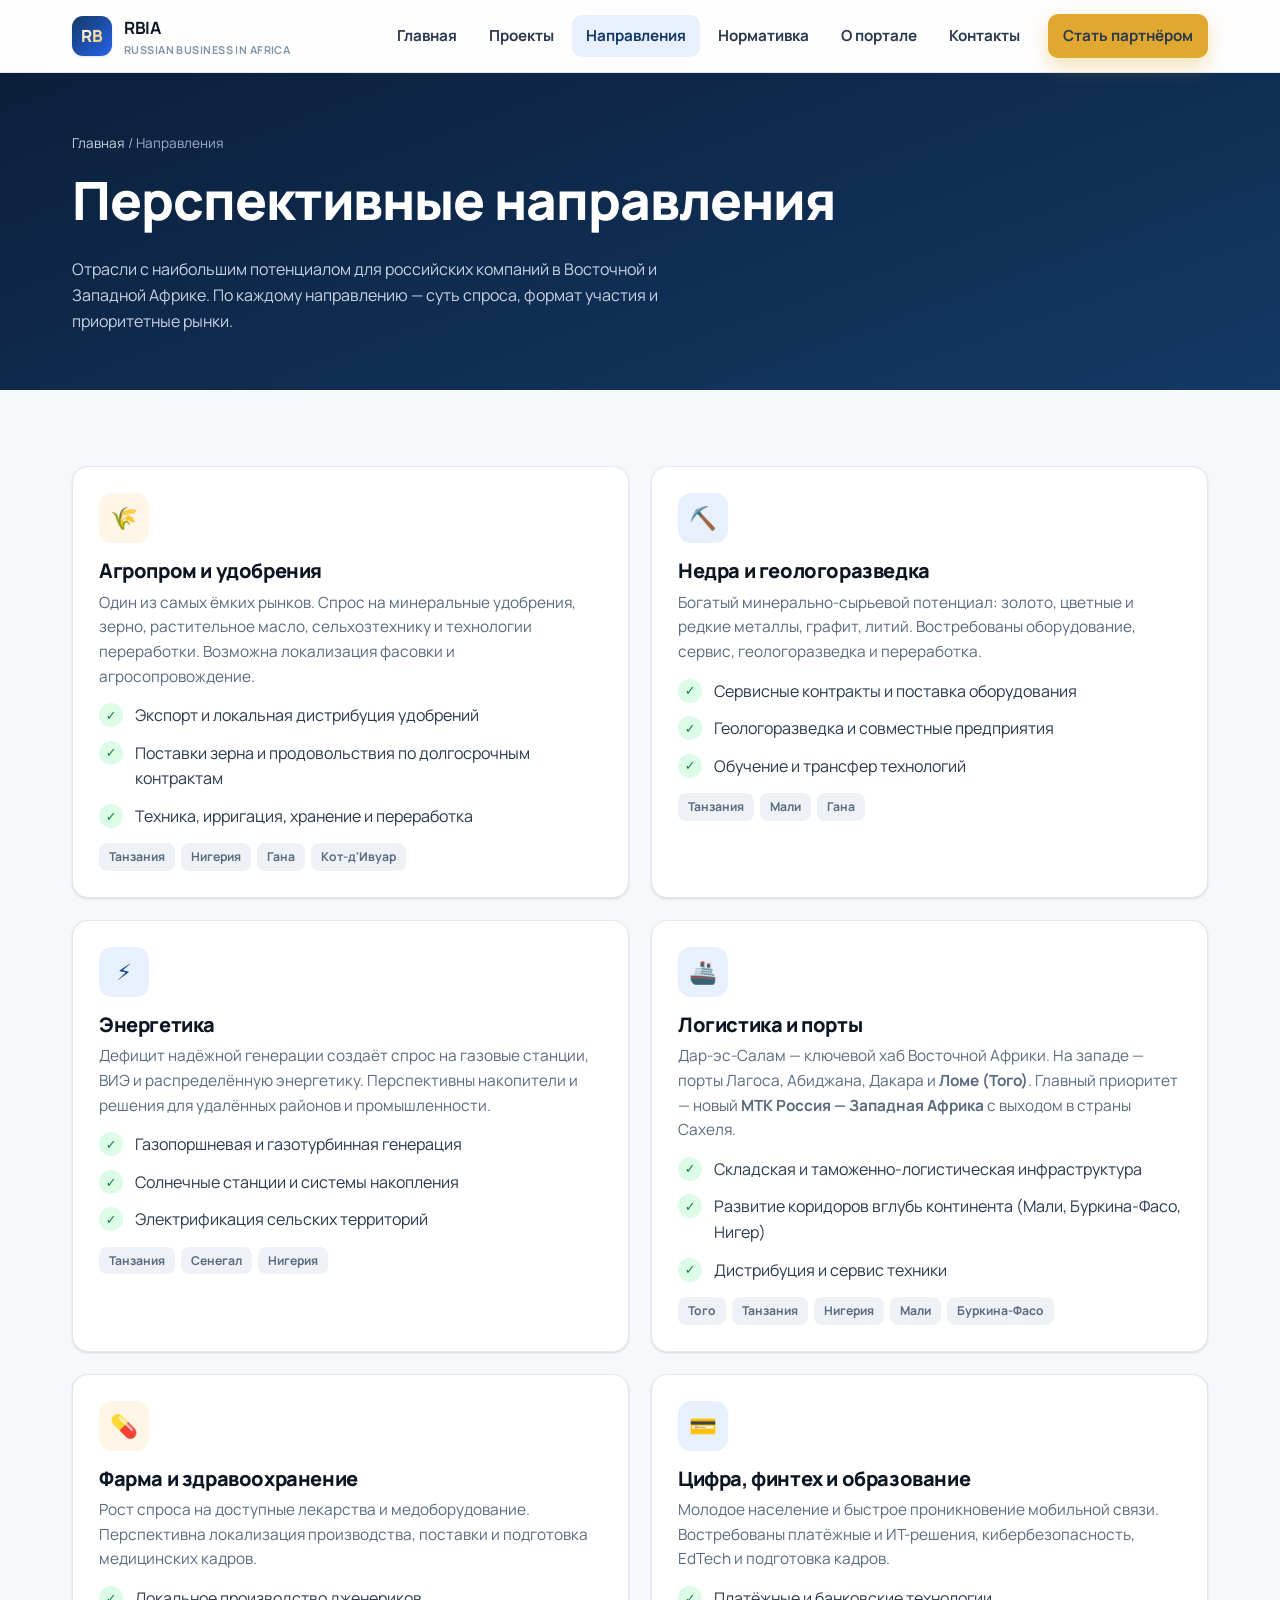
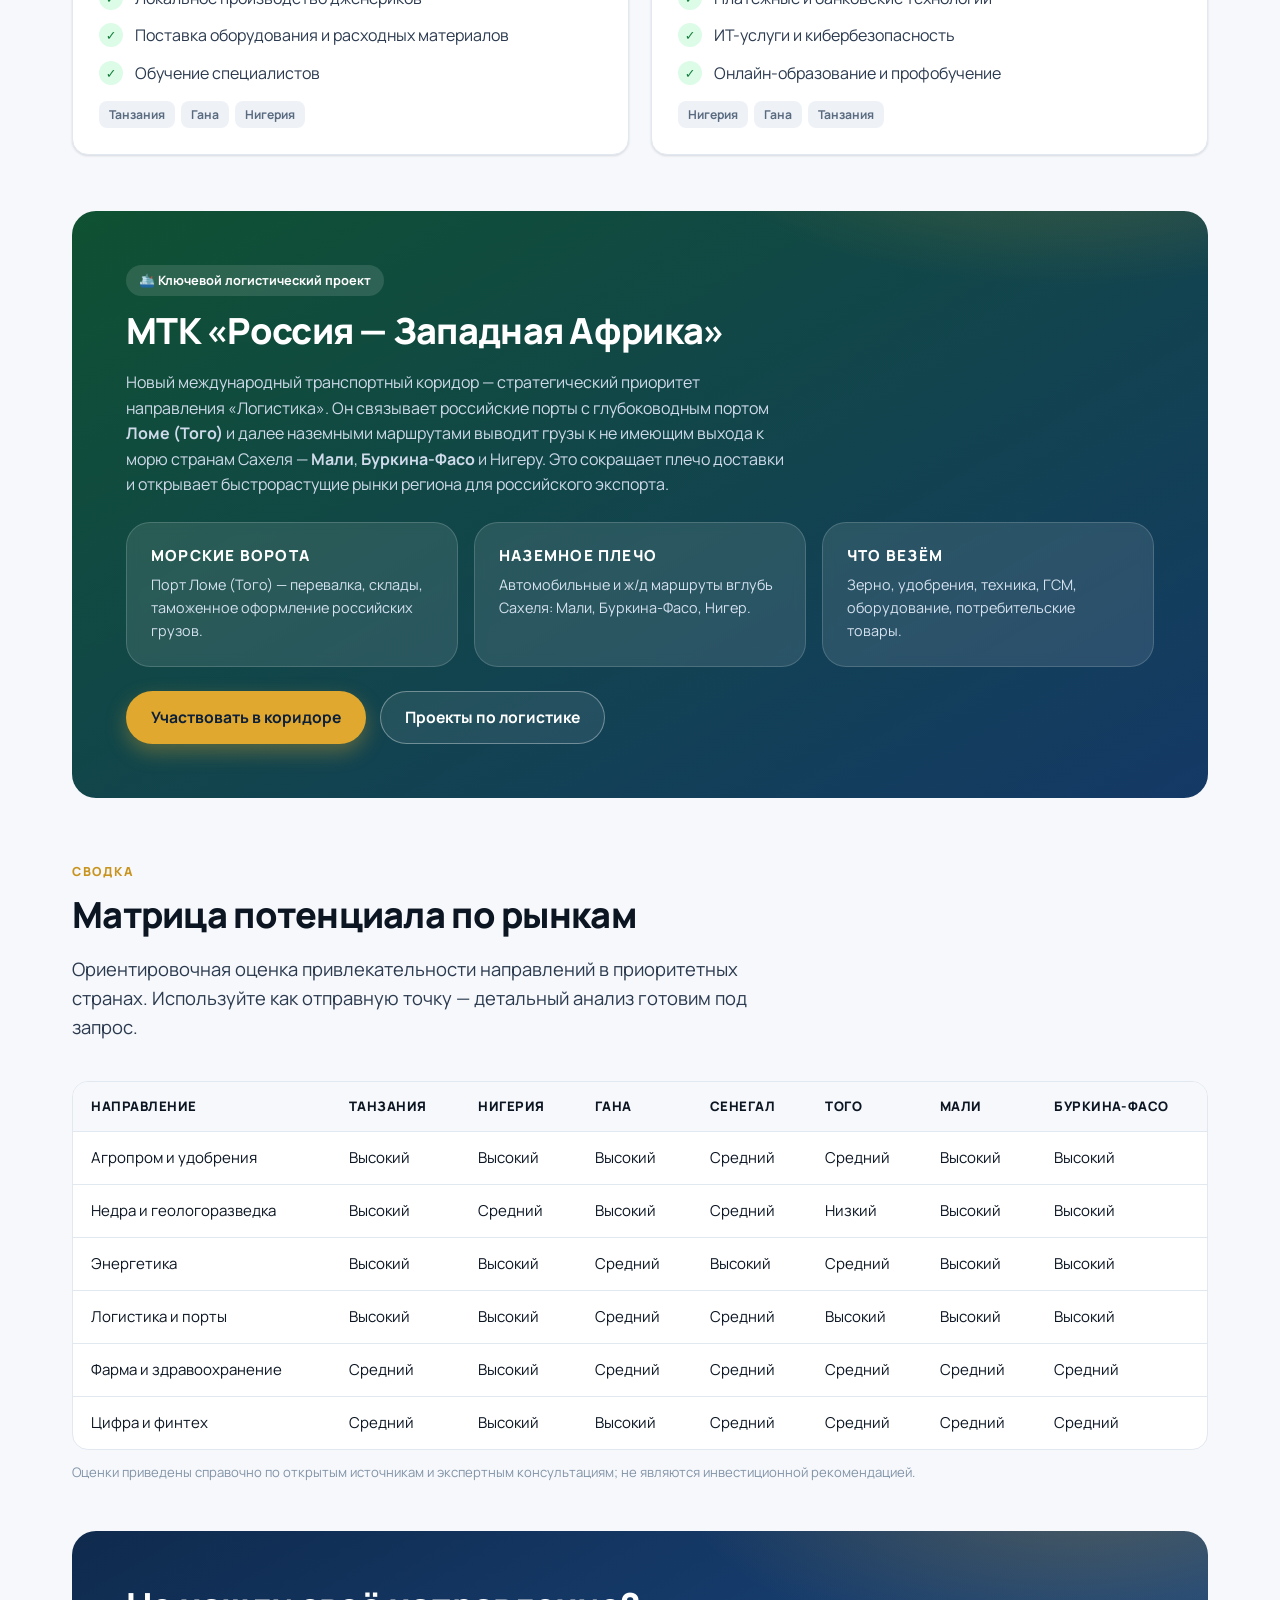
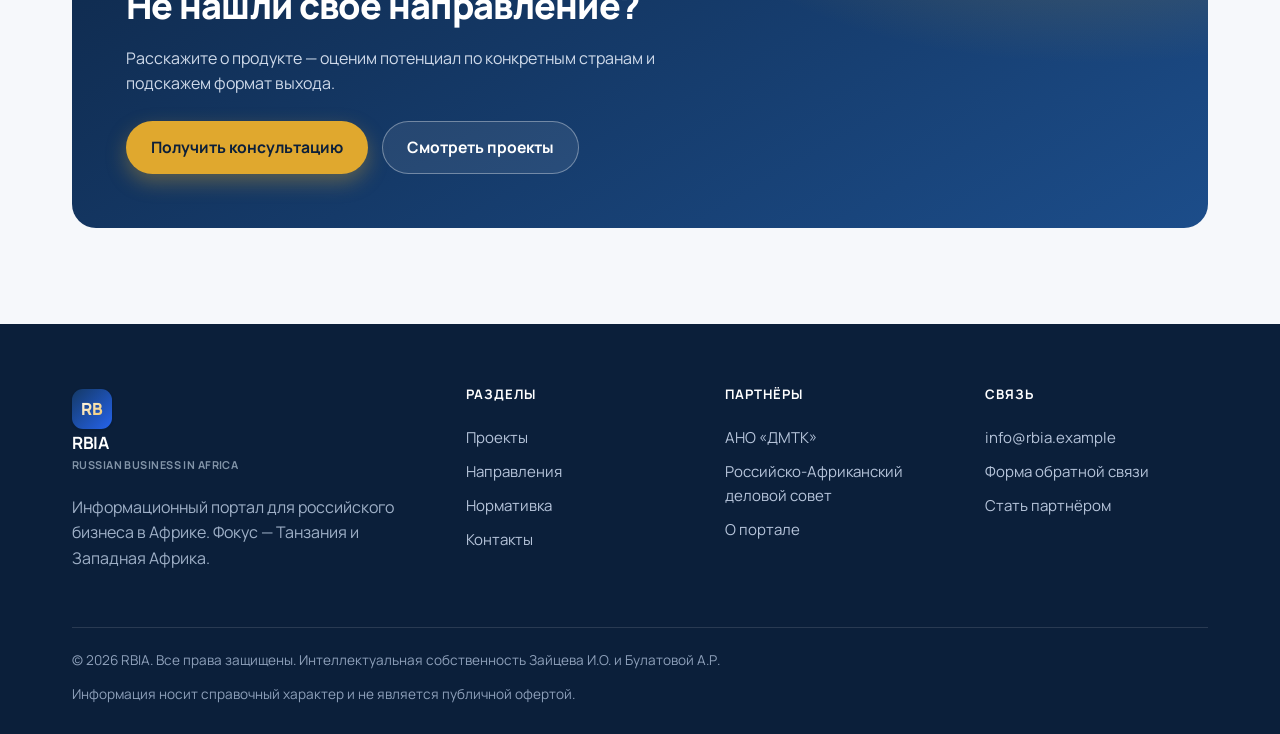
<file: sectors.html>
<!DOCTYPE html>
<html lang="ru">
<head>
  <meta charset="UTF-8" />
  <meta name="viewport" content="width=device-width, initial-scale=1.0" />
  <title>Перспективные направления | RBIA — Российский бизнес в Африке</title>
  <meta name="description" content="Перспективные отрасли для российского бизнеса в Танзании и Западной Африке: агропром, недра, энергетика, логистика, фарма, цифра, образование." />
  <link rel="preconnect" href="https://fonts.googleapis.com" />
  <link rel="preconnect" href="https://fonts.gstatic.com" crossorigin />
  <link href="https://fonts.googleapis.com/css2?family=Manrope:wght@400;600;700;800;900&display=swap" rel="stylesheet" />
  <link rel="stylesheet" href="assets/css/styles.css" />
  <link rel="icon" href="data:image/svg+xml,<svg xmlns='http://www.w3.org/2000/svg' viewBox='0 0 100 100'><rect width='100' height='100' rx='22' fill='%23143966'/><text x='50' y='68' font-size='54' text-anchor='middle' fill='%23f0bf57' font-family='Arial' font-weight='bold'>R</text></svg>" />
</head>
<body>

  <header class="site-header">
    <div class="container nav">
      <a class="brand" href="index.html"><span class="logo"><span>RB</span></span><span><b>RBIA</b><small>Russian Business in Africa</small></span></a>
      <button class="nav-toggle" aria-label="Меню" aria-expanded="false"><span></span><span></span><span></span></button>
      <nav class="nav-links">
        <a href="index.html">Главная</a>
        <a href="projects.html">Проекты</a>
        <a href="sectors.html">Направления</a>
        <a href="regulation.html">Нормативка</a>
        <a href="about.html">О портале</a>
        <a href="contacts.html">Контакты</a>
        <a class="btn btn-primary nav-cta" href="contacts.html">Стать партнёром</a>
      </nav>
    </div>
  </header>

  <section class="page-hero">
    <div class="container">
      <div class="crumbs"><a href="index.html">Главная</a> / Направления</div>
      <h1>Перспективные направления</h1>
      <p>Отрасли с наибольшим потенциалом для российских компаний в Восточной и Западной Африке. По каждому направлению — суть спроса, формат участия и приоритетные рынки.</p>
    </div>
  </section>

  <section class="section">
    <div class="container">
      <div class="grid cols-2">

        <article class="card sector reveal">
          <div class="ico ico--gold">🌾</div>
          <h3>Агропром и удобрения</h3>
          <p>Один из самых ёмких рынков. Спрос на минеральные удобрения, зерно, растительное масло, сельхозтехнику и технологии переработки. Возможна локализация фасовки и агросопровождение.</p>
          <ul class="checklist" style="margin-top:14px">
            <li>Экспорт и локальная дистрибуция удобрений</li>
            <li>Поставки зерна и продовольствия по долгосрочным контрактам</li>
            <li>Техника, ирригация, хранение и переработка</li>
          </ul>
          <div class="tagrow"><span class="tag">Танзания</span><span class="tag">Нигерия</span><span class="tag">Гана</span><span class="tag">Кот-д'Ивуар</span></div>
        </article>

        <article class="card sector reveal">
          <div class="ico">⛏️</div>
          <h3>Недра и геологоразведка</h3>
          <p>Богатый минерально-сырьевой потенциал: золото, цветные и редкие металлы, графит, литий. Востребованы оборудование, сервис, геологоразведка и переработка.</p>
          <ul class="checklist" style="margin-top:14px">
            <li>Сервисные контракты и поставка оборудования</li>
            <li>Геологоразведка и совместные предприятия</li>
            <li>Обучение и трансфер технологий</li>
          </ul>
          <div class="tagrow"><span class="tag">Танзания</span><span class="tag">Мали</span><span class="tag">Гана</span></div>
        </article>

        <article class="card sector reveal">
          <div class="ico">⚡</div>
          <h3>Энергетика</h3>
          <p>Дефицит надёжной генерации создаёт спрос на газовые станции, ВИЭ и распределённую энергетику. Перспективны накопители и решения для удалённых районов и промышленности.</p>
          <ul class="checklist" style="margin-top:14px">
            <li>Газопоршневая и газотурбинная генерация</li>
            <li>Солнечные станции и системы накопления</li>
            <li>Электрификация сельских территорий</li>
          </ul>
          <div class="tagrow"><span class="tag">Танзания</span><span class="tag">Сенегал</span><span class="tag">Нигерия</span></div>
        </article>

        <article class="card sector reveal">
          <div class="ico">🚢</div>
          <h3>Логистика и порты</h3>
          <p>Дар-эс-Салам — ключевой хаб Восточной Африки. На западе — порты Лагоса, Абиджана, Дакара и <b>Ломе (Того)</b>. Главный приоритет — новый <b>МТК Россия — Западная Африка</b> с выходом в страны Сахеля.</p>
          <ul class="checklist" style="margin-top:14px">
            <li>Складская и таможенно-логистическая инфраструктура</li>
            <li>Развитие коридоров вглубь континента (Мали, Буркина-Фасо, Нигер)</li>
            <li>Дистрибуция и сервис техники</li>
          </ul>
          <div class="tagrow"><span class="tag">Того</span><span class="tag">Танзания</span><span class="tag">Нигерия</span><span class="tag">Мали</span><span class="tag">Буркина-Фасо</span></div>
        </article>

        <article class="card sector reveal">
          <div class="ico ico--gold">💊</div>
          <h3>Фарма и здравоохранение</h3>
          <p>Рост спроса на доступные лекарства и медоборудование. Перспективна локализация производства, поставки и подготовка медицинских кадров.</p>
          <ul class="checklist" style="margin-top:14px">
            <li>Локальное производство дженериков</li>
            <li>Поставка оборудования и расходных материалов</li>
            <li>Обучение специалистов</li>
          </ul>
          <div class="tagrow"><span class="tag">Танзания</span><span class="tag">Гана</span><span class="tag">Нигерия</span></div>
        </article>

        <article class="card sector reveal">
          <div class="ico">💳</div>
          <h3>Цифра, финтех и образование</h3>
          <p>Молодое население и быстрое проникновение мобильной связи. Востребованы платёжные и ИТ-решения, кибербезопасность, EdTech и подготовка кадров.</p>
          <ul class="checklist" style="margin-top:14px">
            <li>Платёжные и банковские технологии</li>
            <li>ИТ-услуги и кибербезопасность</li>
            <li>Онлайн-образование и профобучение</li>
          </ul>
          <div class="tagrow"><span class="tag">Нигерия</span><span class="tag">Гана</span><span class="tag">Танзания</span></div>
        </article>

      </div>

      <!-- МТК Россия — Западная Африка -->
      <div class="cta reveal" style="margin-top:56px;background:radial-gradient(700px 320px at 88% -20%, rgba(224,168,46,.30), transparent 60%), linear-gradient(150deg, #0f5132, #143966);">
        <div style="max-width:66ch">
          <span class="chip chip--ghost">🛳️ Ключевой логистический проект</span>
          <h2 style="margin-top:14px">МТК «Россия — Западная Африка»</h2>
          <p>Новый международный транспортный коридор — стратегический приоритет направления «Логистика». Он связывает российские порты с глубоководным портом <b>Ломе (Того)</b> и далее наземными маршрутами выводит грузы к не имеющим выхода к морю странам Сахеля — <b>Мали</b>, <b>Буркина-Фасо</b> и Нигеру. Это сокращает плечо доставки и открывает быстрорастущие рынки региона для российского экспорта.</p>
        </div>
        <div class="grid cols-3" style="margin-top:24px;gap:16px">
          <div class="hero-card" style="background:rgba(255,255,255,.10)"><h4 style="color:#fff;margin:0 0 8px">Морские ворота</h4><p style="color:#d6e2f0;font-size:.9rem;margin:0">Порт Ломе (Того) — перевалка, склады, таможенное оформление российских грузов.</p></div>
          <div class="hero-card" style="background:rgba(255,255,255,.10)"><h4 style="color:#fff;margin:0 0 8px">Наземное плечо</h4><p style="color:#d6e2f0;font-size:.9rem;margin:0">Автомобильные и ж/д маршруты вглубь Сахеля: Мали, Буркина-Фасо, Нигер.</p></div>
          <div class="hero-card" style="background:rgba(255,255,255,.10)"><h4 style="color:#fff;margin:0 0 8px">Что везём</h4><p style="color:#d6e2f0;font-size:.9rem;margin:0">Зерно, удобрения, техника, ГСМ, оборудование, потребительские товары.</p></div>
        </div>
        <div class="cta-actions" style="margin-top:24px"><a class="btn btn-primary" href="contacts.html">Участвовать в коридоре</a><a class="btn btn-ghost" href="projects.html">Проекты по логистике</a></div>
      </div>

      <!-- Матрица потенциала -->
      <div class="section-head" style="margin-top:64px">
        <div class="eyebrow">Сводка</div>
        <h2>Матрица потенциала по рынкам</h2>
        <p class="lead">Ориентировочная оценка привлекательности направлений в приоритетных странах. Используйте как отправную точку — детальный анализ готовим под запрос.</p>
      </div>
      <div class="table-wrap reveal">
        <table class="data">
          <thead>
            <tr><th>Направление</th><th>Танзания</th><th>Нигерия</th><th>Гана</th><th>Сенегал</th><th>Того</th><th>Мали</th><th>Буркина-Фасо</th></tr>
          </thead>
          <tbody>
            <tr><td>Агропром и удобрения</td><td>Высокий</td><td>Высокий</td><td>Высокий</td><td>Средний</td><td>Средний</td><td>Высокий</td><td>Высокий</td></tr>
            <tr><td>Недра и геологоразведка</td><td>Высокий</td><td>Средний</td><td>Высокий</td><td>Средний</td><td>Низкий</td><td>Высокий</td><td>Высокий</td></tr>
            <tr><td>Энергетика</td><td>Высокий</td><td>Высокий</td><td>Средний</td><td>Высокий</td><td>Средний</td><td>Высокий</td><td>Высокий</td></tr>
            <tr><td>Логистика и порты</td><td>Высокий</td><td>Высокий</td><td>Средний</td><td>Средний</td><td>Высокий</td><td>Высокий</td><td>Высокий</td></tr>
            <tr><td>Фарма и здравоохранение</td><td>Средний</td><td>Высокий</td><td>Средний</td><td>Средний</td><td>Средний</td><td>Средний</td><td>Средний</td></tr>
            <tr><td>Цифра и финтех</td><td>Средний</td><td>Высокий</td><td>Высокий</td><td>Средний</td><td>Средний</td><td>Средний</td><td>Средний</td></tr>
          </tbody>
        </table>
      </div>
      <p class="form-note" style="margin-top:12px">Оценки приведены справочно по открытым источникам и экспертным консультациям; не являются инвестиционной рекомендацией.</p>

      <div class="cta reveal" style="margin-top:48px">
        <div style="max-width:60ch">
          <h2>Не нашли своё направление?</h2>
          <p>Расскажите о продукте — оценим потенциал по конкретным странам и подскажем формат выхода.</p>
          <div class="cta-actions"><a class="btn btn-primary" href="contacts.html">Получить консультацию</a><a class="btn btn-ghost" href="projects.html">Смотреть проекты</a></div>
        </div>
      </div>

    </div>
  </section>

  <footer class="site-footer">
    <div class="container">
      <div class="footer-grid">
        <div><a class="brand" href="index.html" style="margin-bottom:16px"><span class="logo"><span>RB</span></span><span><b>RBIA</b><small>Russian Business in Africa</small></span></a><p style="color:#9fb0c7;max-width:34ch">Информационный портал для российского бизнеса в Африке. Фокус — Танзания и Западная Африка.</p></div>
        <div><h5>Разделы</h5><a href="projects.html">Проекты</a><a href="sectors.html">Направления</a><a href="regulation.html">Нормативка</a><a href="contacts.html">Контакты</a></div>
        <div><h5>Партнёры</h5><a href="about.html">АНО «ДМТК»</a><a href="about.html">Российско-Африканский деловой совет</a><a href="about.html">О портале</a></div>
        <div><h5>Связь</h5><a href="mailto:info@rbia.example">info@rbia.example</a><a href="contacts.html">Форма обратной связи</a><a href="contacts.html">Стать партнёром</a></div>
      </div>
      <div class="footer-bottom"><span>© <span data-year>2026</span> RBIA. Все права защищены. Интеллектуальная собственность Зайцева И.О. и Булатовой А.Р.</span><span>Информация носит справочный характер и не является публичной офертой.</span></div>
    </div>
  </footer>

  <script src="assets/js/main.js"></script>
</body>
</html>
</file>
<file: assets/css/styles.css>
/* =========================================================
   RBIA — Russian Business in Africa
   Информационный портал. Дизайн-система.
   ========================================================= */

:root {
  /* Палитра */
  --navy-900: #0b1f3a;
  --navy-800: #0f2a4d;
  --navy-700: #143966;
  --navy-600: #1c4d8a;
  --blue-500: #2563eb;
  --blue-400: #3b82f6;
  --sky-100: #e8f0fe;

  --gold-600: #c8941f;
  --gold-500: #e0a82e;
  --gold-400: #f0bf57;
  --amber-50: #fdf6e7;

  --green-600: #15803d;
  --green-100: #dcfce7;
  --red-600: #b91c1c;
  --red-100: #fee2e2;

  --ink-900: #0c1623;
  --ink-700: #2b3a4f;
  --ink-500: #5a6b80;
  --ink-400: #8294a8;

  --paper: #ffffff;
  --paper-2: #f6f8fb;
  --paper-3: #eef2f7;
  --line: #e2e8f0;

  --radius: 16px;
  --radius-sm: 10px;
  --radius-lg: 24px;

  --shadow-sm: 0 1px 2px rgba(11, 31, 58, .06), 0 1px 3px rgba(11, 31, 58, .08);
  --shadow-md: 0 8px 24px rgba(11, 31, 58, .10);
  --shadow-lg: 0 24px 60px rgba(11, 31, 58, .18);

  --container: 1180px;
  --header-h: 72px;

  --font: "Manrope", "Segoe UI", system-ui, -apple-system, Roboto, Arial, sans-serif;
}

/* ---------- Сброс ---------- */
* { box-sizing: border-box; }
html { scroll-behavior: smooth; }
body {
  margin: 0;
  font-family: var(--font);
  color: var(--ink-900);
  background: var(--paper-2);
  line-height: 1.6;
  -webkit-font-smoothing: antialiased;
  text-rendering: optimizeLegibility;
}
img { max-width: 100%; display: block; }
a { color: var(--blue-500); text-decoration: none; }
a:hover { text-decoration: underline; }
h1, h2, h3, h4 { line-height: 1.18; margin: 0 0 .5em; color: var(--ink-900); font-weight: 800; letter-spacing: -.02em; }
h1 { font-size: clamp(2rem, 4.5vw, 3.3rem); }
h2 { font-size: clamp(1.5rem, 3vw, 2.25rem); }
h3 { font-size: 1.25rem; }
p { margin: 0 0 1em; color: var(--ink-700); }

.container { width: 100%; max-width: var(--container); margin: 0 auto; padding: 0 22px; }
.section { padding: 76px 0; }
.section--tight { padding: 52px 0; }
.muted { color: var(--ink-500); }
.center { text-align: center; }
.lead { font-size: 1.15rem; color: var(--ink-700); max-width: 64ch; }

/* ---------- Кнопки ---------- */
.btn {
  display: inline-flex; align-items: center; gap: .55em;
  padding: 13px 24px; border-radius: 999px;
  font-weight: 700; font-size: .98rem; cursor: pointer;
  border: 1.5px solid transparent; transition: .18s ease;
  text-decoration: none; white-space: nowrap;
}
.btn:hover { text-decoration: none; transform: translateY(-1px); }
.btn-primary { background: var(--gold-500); color: var(--navy-900); box-shadow: 0 8px 20px rgba(224,168,46,.35); }
.btn-primary:hover { background: var(--gold-400); }
.btn-ghost { background: rgba(255,255,255,.08); color: #fff; border-color: rgba(255,255,255,.35); }
.btn-ghost:hover { background: rgba(255,255,255,.16); }
.btn-dark { background: var(--navy-800); color: #fff; }
.btn-dark:hover { background: var(--navy-700); }
.btn-line { background: transparent; color: var(--navy-700); border-color: var(--line); }
.btn-line:hover { border-color: var(--navy-600); color: var(--navy-700); }

/* ---------- Чипы / бейджи ---------- */
.chip {
  display: inline-flex; align-items: center; gap: .4em;
  padding: 5px 13px; border-radius: 999px; font-size: .8rem; font-weight: 700;
  background: var(--sky-100); color: var(--navy-600);
}
.chip--gold { background: var(--amber-50); color: var(--gold-600); }
.chip--green { background: var(--green-100); color: var(--green-600); }
.chip--ghost { background: rgba(255,255,255,.12); color: #fff; }
.eyebrow {
  text-transform: uppercase; letter-spacing: .14em; font-weight: 800;
  font-size: .78rem; color: var(--gold-600); margin-bottom: 12px;
}

/* ---------- Шапка ---------- */
.site-header {
  position: sticky; top: 0; z-index: 50;
  background: rgba(255,255,255,.86);
  backdrop-filter: saturate(180%) blur(12px);
  border-bottom: 1px solid var(--line);
}
.nav {
  height: var(--header-h); display: flex; align-items: center; gap: 28px;
}
.brand { display: flex; align-items: center; gap: 12px; font-weight: 900; color: var(--ink-900); letter-spacing: -.02em; }
.brand:hover { text-decoration: none; }
.brand .logo {
  width: 40px; height: 40px; border-radius: 11px; display: grid; place-items: center;
  background: linear-gradient(135deg, var(--navy-700), var(--blue-500));
  color: #fff; font-weight: 900; font-size: 1.05rem; box-shadow: var(--shadow-sm);
}
.brand .logo span { background: linear-gradient(135deg,#fff, var(--gold-400)); -webkit-background-clip: text; background-clip: text; color: transparent; }
.brand b { font-size: 1.06rem; }
.brand small { display: block; font-size: .68rem; font-weight: 700; color: var(--ink-400); letter-spacing: .04em; text-transform: uppercase; }

.nav-links { display: flex; align-items: center; gap: 4px; margin-left: auto; }
.nav-links a {
  color: var(--ink-700); font-weight: 700; font-size: .95rem;
  padding: 9px 14px; border-radius: 10px; transition: .15s;
}
.nav-links a:hover { background: var(--paper-3); color: var(--ink-900); text-decoration: none; }
.nav-links a.active { color: var(--navy-700); background: var(--sky-100); }
.nav-cta { margin-left: 10px; }

.nav-toggle { display: none; margin-left: auto; background: none; border: 0; cursor: pointer; padding: 8px; }
.nav-toggle span { display: block; width: 24px; height: 2.5px; background: var(--ink-900); border-radius: 2px; margin: 5px 0; transition: .2s; }

@media (max-width: 940px) {
  .nav-toggle { display: block; }
  .nav-links {
    position: fixed; inset: var(--header-h) 0 auto 0;
    flex-direction: column; align-items: stretch; gap: 2px;
    background: #fff; padding: 14px 18px 22px;
    border-bottom: 1px solid var(--line); box-shadow: var(--shadow-md);
    transform: translateY(-12px); opacity: 0; pointer-events: none; transition: .2s;
  }
  .nav-links.open { transform: none; opacity: 1; pointer-events: auto; }
  .nav-links a { padding: 13px 14px; font-size: 1rem; }
  .nav-cta { margin: 8px 0 0; justify-content: center; }
}

/* ---------- Hero ---------- */
.hero {
  position: relative; color: #fff; overflow: hidden;
  background:
    radial-gradient(1100px 520px at 82% -10%, rgba(224,168,46,.22), transparent 60%),
    radial-gradient(900px 500px at 5% 110%, rgba(37,99,235,.30), transparent 55%),
    linear-gradient(160deg, var(--navy-900), var(--navy-700) 70%);
}
.hero::after {
  content: ""; position: absolute; inset: 0; opacity: .5; pointer-events: none;
  background-image:
    linear-gradient(rgba(255,255,255,.05) 1px, transparent 1px),
    linear-gradient(90deg, rgba(255,255,255,.05) 1px, transparent 1px);
  background-size: 46px 46px;
  -webkit-mask-image: radial-gradient(900px 500px at 60% 30%, #000, transparent 75%);
          mask-image: radial-gradient(900px 500px at 60% 30%, #000, transparent 75%);
}
.hero .container { position: relative; z-index: 1; padding-top: 84px; padding-bottom: 84px; }
.hero h1 { color: #fff; max-width: 18ch; }
.hero h1 em { font-style: normal; color: var(--gold-400); }
.hero p { color: #cdd8e8; font-size: 1.18rem; max-width: 58ch; }
.hero-actions { display: flex; flex-wrap: wrap; gap: 14px; margin-top: 30px; }
.hero-meta { display: flex; flex-wrap: wrap; gap: 10px; margin-top: 26px; }

.hero-grid { display: grid; grid-template-columns: 1.15fr .85fr; gap: 48px; align-items: center; }
@media (max-width: 900px) { .hero-grid { grid-template-columns: 1fr; gap: 34px; } }

/* Карточка-сводка в герое */
.hero-card {
  background: rgba(255,255,255,.07); border: 1px solid rgba(255,255,255,.16);
  border-radius: var(--radius-lg); padding: 24px; backdrop-filter: blur(6px);
}
.hero-card h4 { color: #fff; font-size: .95rem; text-transform: uppercase; letter-spacing: .08em; margin-bottom: 18px; }
.hero-stats { display: grid; grid-template-columns: 1fr 1fr; gap: 18px 14px; }
.hero-stats .num { font-size: 1.9rem; font-weight: 900; color: var(--gold-400); line-height: 1; }
.hero-stats .lbl { font-size: .82rem; color: #b9c6d8; margin-top: 6px; }

/* ---------- Статистическая лента ---------- */
.stats-band { background: #fff; border-top: 1px solid var(--line); border-bottom: 1px solid var(--line); }
.stats-band .grid { display: grid; grid-template-columns: repeat(4, 1fr); }
.stat { padding: 30px 24px; border-left: 1px solid var(--line); }
.stat:first-child { border-left: 0; }
.stat .num { font-size: 2.1rem; font-weight: 900; color: var(--navy-700); letter-spacing: -.02em; }
.stat .num span { color: var(--gold-500); }
.stat .lbl { color: var(--ink-500); font-weight: 600; font-size: .92rem; }
@media (max-width: 760px) { .stats-band .grid { grid-template-columns: 1fr 1fr; } .stat:nth-child(odd){border-left:0;} }

/* ---------- Секции заголовки ---------- */
.section-head { max-width: 70ch; margin-bottom: 38px; }
.section-head.center { margin-left: auto; margin-right: auto; }

/* ---------- Сетки карточек ---------- */
.grid { display: grid; gap: 22px; }
.cols-2 { grid-template-columns: repeat(2, 1fr); }
.cols-3 { grid-template-columns: repeat(3, 1fr); }
.cols-4 { grid-template-columns: repeat(4, 1fr); }
@media (max-width: 960px) { .cols-3, .cols-4 { grid-template-columns: repeat(2, 1fr); } }
@media (max-width: 620px) { .cols-2, .cols-3, .cols-4 { grid-template-columns: 1fr; } }

.card {
  background: #fff; border: 1px solid var(--line); border-radius: var(--radius);
  padding: 26px; box-shadow: var(--shadow-sm); transition: .2s ease; position: relative;
}
.card:hover { transform: translateY(-4px); box-shadow: var(--shadow-md); border-color: #cdd9e8; }
.card .ico {
  width: 50px; height: 50px; border-radius: 13px; display: grid; place-items: center;
  background: var(--sky-100); color: var(--navy-600); font-size: 1.4rem; margin-bottom: 16px;
}
.card .ico--gold { background: var(--amber-50); color: var(--gold-600); }
.card h3 { margin-bottom: .4em; }
.card p { color: var(--ink-500); font-size: .96rem; margin-bottom: 0; }
.card-link { display: inline-flex; align-items: center; gap: 6px; font-weight: 700; margin-top: 16px; }
.card-link::after { content: "→"; transition: .15s; }
.card:hover .card-link::after { transform: translateX(4px); }

/* Карточка сектора */
.sector { display: flex; flex-direction: column; }
.sector .tagrow { display: flex; flex-wrap: wrap; gap: 6px; margin-top: 14px; }
.tag { font-size: .76rem; font-weight: 700; color: var(--ink-500); background: var(--paper-3); padding: 4px 10px; border-radius: 8px; }

/* ---------- Карточка проекта ---------- */
.project {
  background: #fff; border: 1px solid var(--line); border-radius: var(--radius);
  overflow: hidden; box-shadow: var(--shadow-sm); transition: .2s; display: flex; flex-direction: column;
}
.project:hover { transform: translateY(-4px); box-shadow: var(--shadow-md); }
.project .pj-top {
  padding: 22px 24px; color: #fff; position: relative;
  background: linear-gradient(135deg, var(--navy-700), var(--blue-500));
}
.project .pj-top.alt { background: linear-gradient(135deg, #0f5132, var(--green-600)); }
.project .pj-top.gold { background: linear-gradient(135deg, #92670f, var(--gold-500)); }
.project .pj-top.plum { background: linear-gradient(135deg, #5b21b6, #7c3aed); }
.project .pj-top .country { font-size: .82rem; font-weight: 700; opacity: .92; }
.project .pj-top h3 { color: #fff; margin: 8px 0 0; }
.project .pj-body { padding: 22px 24px; flex: 1; display: flex; flex-direction: column; }
.project .pj-body p { font-size: .95rem; color: var(--ink-500); }
.pj-facts { display: grid; grid-template-columns: 1fr 1fr; gap: 12px; margin: 4px 0 18px; }
.pj-facts div { font-size: .82rem; color: var(--ink-500); }
.pj-facts b { display: block; color: var(--ink-900); font-size: 1.02rem; font-weight: 800; }
.pj-foot { margin-top: auto; display: flex; align-items: center; justify-content: space-between; gap: 12px; padding-top: 14px; border-top: 1px solid var(--line); }
.status { font-size: .78rem; font-weight: 800; padding: 4px 11px; border-radius: 999px; }
.status--active { background: var(--green-100); color: var(--green-600); }
.status--plan { background: var(--sky-100); color: var(--navy-600); }
.status--search { background: var(--amber-50); color: var(--gold-600); }

/* ---------- Полоса фильтра ---------- */
.filters { display: flex; flex-wrap: wrap; gap: 10px; margin-bottom: 30px; }
.filter-btn {
  border: 1.5px solid var(--line); background: #fff; color: var(--ink-700);
  padding: 9px 18px; border-radius: 999px; font-weight: 700; font-size: .9rem; cursor: pointer; transition: .15s;
}
.filter-btn:hover { border-color: var(--navy-600); }
.filter-btn.active { background: var(--navy-700); color: #fff; border-color: var(--navy-700); }

/* ---------- Аккордеон нормативки ---------- */
.accordion { display: grid; gap: 14px; }
.acc-item { background: #fff; border: 1px solid var(--line); border-radius: var(--radius); overflow: hidden; }
.acc-head {
  width: 100%; text-align: left; background: none; border: 0; cursor: pointer;
  padding: 20px 24px; display: flex; align-items: center; gap: 16px; font-family: inherit;
}
.acc-head:hover { background: var(--paper-2); }
.acc-head .num { font-weight: 900; color: var(--gold-500); font-size: 1.1rem; min-width: 28px; }
.acc-head h3 { margin: 0; font-size: 1.08rem; flex: 1; }
.acc-head .plus { font-size: 1.5rem; color: var(--ink-400); transition: .2s; line-height: 1; }
.acc-item.open .acc-head .plus { transform: rotate(45deg); color: var(--navy-700); }
.acc-body { max-height: 0; overflow: hidden; transition: max-height .3s ease; }
.acc-body-inner { padding: 0 24px 22px 68px; color: var(--ink-700); }
.acc-body-inner ul { margin: 6px 0 0; padding-left: 18px; }
.acc-body-inner li { margin-bottom: 8px; }

/* ---------- Таблица ---------- */
.table-wrap { overflow-x: auto; border: 1px solid var(--line); border-radius: var(--radius); background: #fff; }
table.data { width: 100%; border-collapse: collapse; min-width: 600px; }
table.data th, table.data td { padding: 14px 18px; text-align: left; border-bottom: 1px solid var(--line); font-size: .94rem; }
table.data th { background: var(--paper-2); font-weight: 800; color: var(--ink-900); font-size: .82rem; text-transform: uppercase; letter-spacing: .04em; }
table.data tr:last-child td { border-bottom: 0; }
table.data tr:hover td { background: var(--paper-2); }

/* ---------- Регион-карты ---------- */
.region { display: grid; grid-template-columns: 64px 1fr; gap: 18px; align-items: start; }
.region .flag { width: 64px; height: 44px; border-radius: 8px; box-shadow: var(--shadow-sm); overflow: hidden; }

/* ---------- CTA-полоса ---------- */
.cta {
  color: #fff; border-radius: var(--radius-lg); padding: 54px; position: relative; overflow: hidden;
  background:
    radial-gradient(700px 320px at 90% -20%, rgba(224,168,46,.30), transparent 60%),
    linear-gradient(150deg, var(--navy-800), var(--navy-600));
}
.cta h2 { color: #fff; }
.cta p { color: #cfdaea; }
.cta-actions { display: flex; flex-wrap: wrap; gap: 14px; margin-top: 24px; }
@media (max-width: 600px) { .cta { padding: 34px 24px; } }

/* ---------- Контакты ---------- */
.contact-grid { display: grid; grid-template-columns: 1fr 1fr; gap: 40px; align-items: start; }
@media (max-width: 880px) { .contact-grid { grid-template-columns: 1fr; } }
.field { margin-bottom: 16px; }
.field label { display: block; font-weight: 700; font-size: .88rem; margin-bottom: 6px; color: var(--ink-900); }
.field input, .field select, .field textarea {
  width: 100%; padding: 13px 15px; border: 1.5px solid var(--line); border-radius: var(--radius-sm);
  font-family: inherit; font-size: .98rem; color: var(--ink-900); background: #fff; transition: .15s;
}
.field input:focus, .field select:focus, .field textarea:focus { outline: none; border-color: var(--blue-400); box-shadow: 0 0 0 3px rgba(59,130,246,.15); }
.field textarea { min-height: 130px; resize: vertical; }
.form-note { font-size: .82rem; color: var(--ink-400); }
.contact-line { display: flex; gap: 14px; align-items: flex-start; padding: 16px 0; border-bottom: 1px solid var(--line); }
.contact-line:last-child { border-bottom: 0; }
.contact-line .ci { width: 44px; height: 44px; border-radius: 12px; background: var(--sky-100); color: var(--navy-600); display: grid; place-items: center; font-size: 1.2rem; flex: none; }
.contact-line b { display: block; }
.form-ok { background: var(--green-100); color: var(--green-600); padding: 14px 18px; border-radius: var(--radius-sm); font-weight: 700; margin-top: 10px; }
.hidden { display: none; }

/* ---------- Партнёры ---------- */
.partners { display: grid; grid-template-columns: repeat(3, 1fr); gap: 22px; }
@media (max-width: 760px) { .partners { grid-template-columns: 1fr; } }
.partner { background: #fff; border: 1px solid var(--line); border-radius: var(--radius); padding: 26px; }
.partner .pl { font-weight: 900; color: var(--navy-700); font-size: 1.1rem; letter-spacing: -.01em; }

/* ---------- Хлебные крошки / page hero ---------- */
.page-hero { background: linear-gradient(160deg, var(--navy-900), var(--navy-700)); color: #fff; }
.page-hero .container { padding: 60px 22px 56px; }
.page-hero h1 { color: #fff; }
.page-hero p { color: #c6d2e4; max-width: 62ch; margin-bottom: 0; }
.crumbs { font-size: .85rem; color: #9fb0c7; margin-bottom: 14px; }
.crumbs a { color: #c6d2e4; }

/* ---------- Список с галочками ---------- */
.checklist { list-style: none; padding: 0; margin: 0; display: grid; gap: 12px; }
.checklist li { display: flex; gap: 12px; align-items: flex-start; color: var(--ink-700); }
.checklist li::before { content: "✓"; flex: none; width: 24px; height: 24px; border-radius: 50%; background: var(--green-100); color: var(--green-600); font-weight: 900; display: grid; place-items: center; font-size: .8rem; }

/* ---------- Подвал ---------- */
.site-footer { background: var(--navy-900); color: #c6d2e4; padding: 60px 0 28px; margin-top: 20px; }
.footer-grid { display: grid; grid-template-columns: 1.6fr 1fr 1fr 1fr; gap: 36px; }
@media (max-width: 860px) { .footer-grid { grid-template-columns: 1fr 1fr; gap: 28px; } }
@media (max-width: 520px) { .footer-grid { grid-template-columns: 1fr; } }
.site-footer .brand b, .site-footer .brand { color: #fff; }
.site-footer h5 { color: #fff; font-size: .82rem; text-transform: uppercase; letter-spacing: .08em; margin: 0 0 16px; }
.site-footer a { color: #b6c4da; display: block; padding: 5px 0; font-size: .94rem; }
.site-footer a:hover { color: #fff; text-decoration: none; }
.footer-bottom { border-top: 1px solid rgba(255,255,255,.12); margin-top: 40px; padding-top: 22px; display: flex; flex-wrap: wrap; gap: 12px; justify-content: space-between; font-size: .85rem; color: #8ea0ba; }

/* ---------- Утилиты появления ---------- */
.reveal { opacity: 0; transform: translateY(18px); transition: .6s cubic-bezier(.2,.7,.2,1); }
.reveal.in { opacity: 1; transform: none; }

/* ---------- Прочее ---------- */
.divider { height: 1px; background: var(--line); border: 0; margin: 0; }
.note {
  background: var(--amber-50); border: 1px solid #f1dca6; border-left: 4px solid var(--gold-500);
  border-radius: var(--radius-sm); padding: 16px 18px; color: #6b5410; font-size: .92rem;
}
.note b { color: #54420c; }

/* =========================================================
   МОБИЛЬНАЯ АДАПТАЦИЯ — доводка
   (правила идут последними и перекрывают базовые)
   ========================================================= */

/* Защита от горизонтальной прокрутки на узких экранах */
html, body { overflow-x: hidden; max-width: 100%; }
img, table, pre { max-width: 100%; }

/* Первопричина «гуляния»: grid/flex-элементы по умолчанию не сжимаются
   уже своего контента (min-width:auto) и распирают строку длинным текстом.
   Разрешаем им сжиматься и переносим длинные слова. */
.grid > *, .hero-grid > *, .contact-grid > *, .footer-grid > *,
.region, .region > *, .project, .pj-facts > *, .card, .sector {
  min-width: 0;
}
h1, h2, h3, h4, p, li, .tag, .chip, .lead, .pj-facts b, td, th {
  overflow-wrap: anywhere;
  word-break: break-word;
}

/* Меню на планшетах/телефонах: прокрутка, если не влезает по высоте */
@media (max-width: 940px) {
  .nav-links { max-height: calc(100vh - var(--header-h)); overflow-y: auto; -webkit-overflow-scrolling: touch; }
}

/* Планшет */
@media (max-width: 760px) {
  .section { padding: 52px 0; }
  .section--tight { padding: 40px 0; }
  .hero .container { padding-top: 56px; padding-bottom: 60px; }
  .page-hero .container { padding: 44px 20px 42px; }
  .hero p { font-size: 1.05rem; }
  .lead { font-size: 1.05rem; }
  .section-head { margin-bottom: 30px; }

  /* CTA компактнее и без переполнения */
  .cta { padding: 32px 22px; border-radius: 18px; }
  .cta-actions .btn { flex: 1 1 auto; justify-content: center; }

  /* Аккордеон: убираем большой левый отступ текста */
  .acc-head { padding: 16px 16px; gap: 11px; }
  .acc-head .num { min-width: 22px; font-size: 1rem; }
  .acc-head h3 { font-size: 1rem; }
  .acc-body-inner { padding: 0 16px 18px 16px; }

  /* Подвал: строки в столбик, аккуратно */
  .footer-bottom { flex-direction: column; gap: 6px; }
}

/* Телефон */
@media (max-width: 560px) {
  :root { --header-h: 64px; }
  .container { padding: 0 16px; }
  .section { padding: 44px 0; }
  /* Низ карточки проекта: статус и ссылка переносятся, если не влезают в строку */
  .pj-foot { flex-wrap: wrap; gap: 8px 12px; }
  .card { padding: 20px; }
  .hero-card { padding: 20px; }
  .hero .container { padding-top: 44px; padding-bottom: 52px; }

  /* Кнопки в герое и CTA — на всю ширину, удобно нажимать пальцем */
  .hero-actions, .cta-actions { flex-direction: column; align-items: stretch; }
  .hero-actions .btn, .cta-actions .btn { width: 100%; justify-content: center; }

  /* Цифры в карточке героя крупные, но без переноса */
  .hero-stats { gap: 16px 12px; }
  .hero-stats .num { font-size: 1.55rem; }
  .stat .num { font-size: 1.7rem; }

  /* Факты проекта — в один столбец, чтобы значения не сжимались */
  .pj-facts { grid-template-columns: 1fr 1fr; gap: 10px; }
  .project .pj-top, .project .pj-body { padding: 18px 18px; }

  /* Контактные строки и иконки компактнее */
  .contact-line .ci { width: 40px; height: 40px; font-size: 1.05rem; }
  .region { grid-template-columns: 52px 1fr; gap: 14px; }
  .region .flag { width: 52px; height: 36px; }

  /* Подсказка: таблицы прокручиваются по горизонтали */
  .table-wrap { position: relative; }
}

/* Очень узкие экраны (≈360px и меньше) */
@media (max-width: 400px) {
  h1 { font-size: 1.7rem; }
  .brand small { display: none; }
  .hero-stats { grid-template-columns: 1fr 1fr; }
  .hero-stats .num { font-size: 1.4rem; }
  .chip { font-size: .74rem; }
  /* Длинные надписи на кнопках переносятся, а не вылезают за экран */
  .btn { white-space: normal; text-align: center; padding-left: 18px; padding-right: 18px; }
}
</file>
